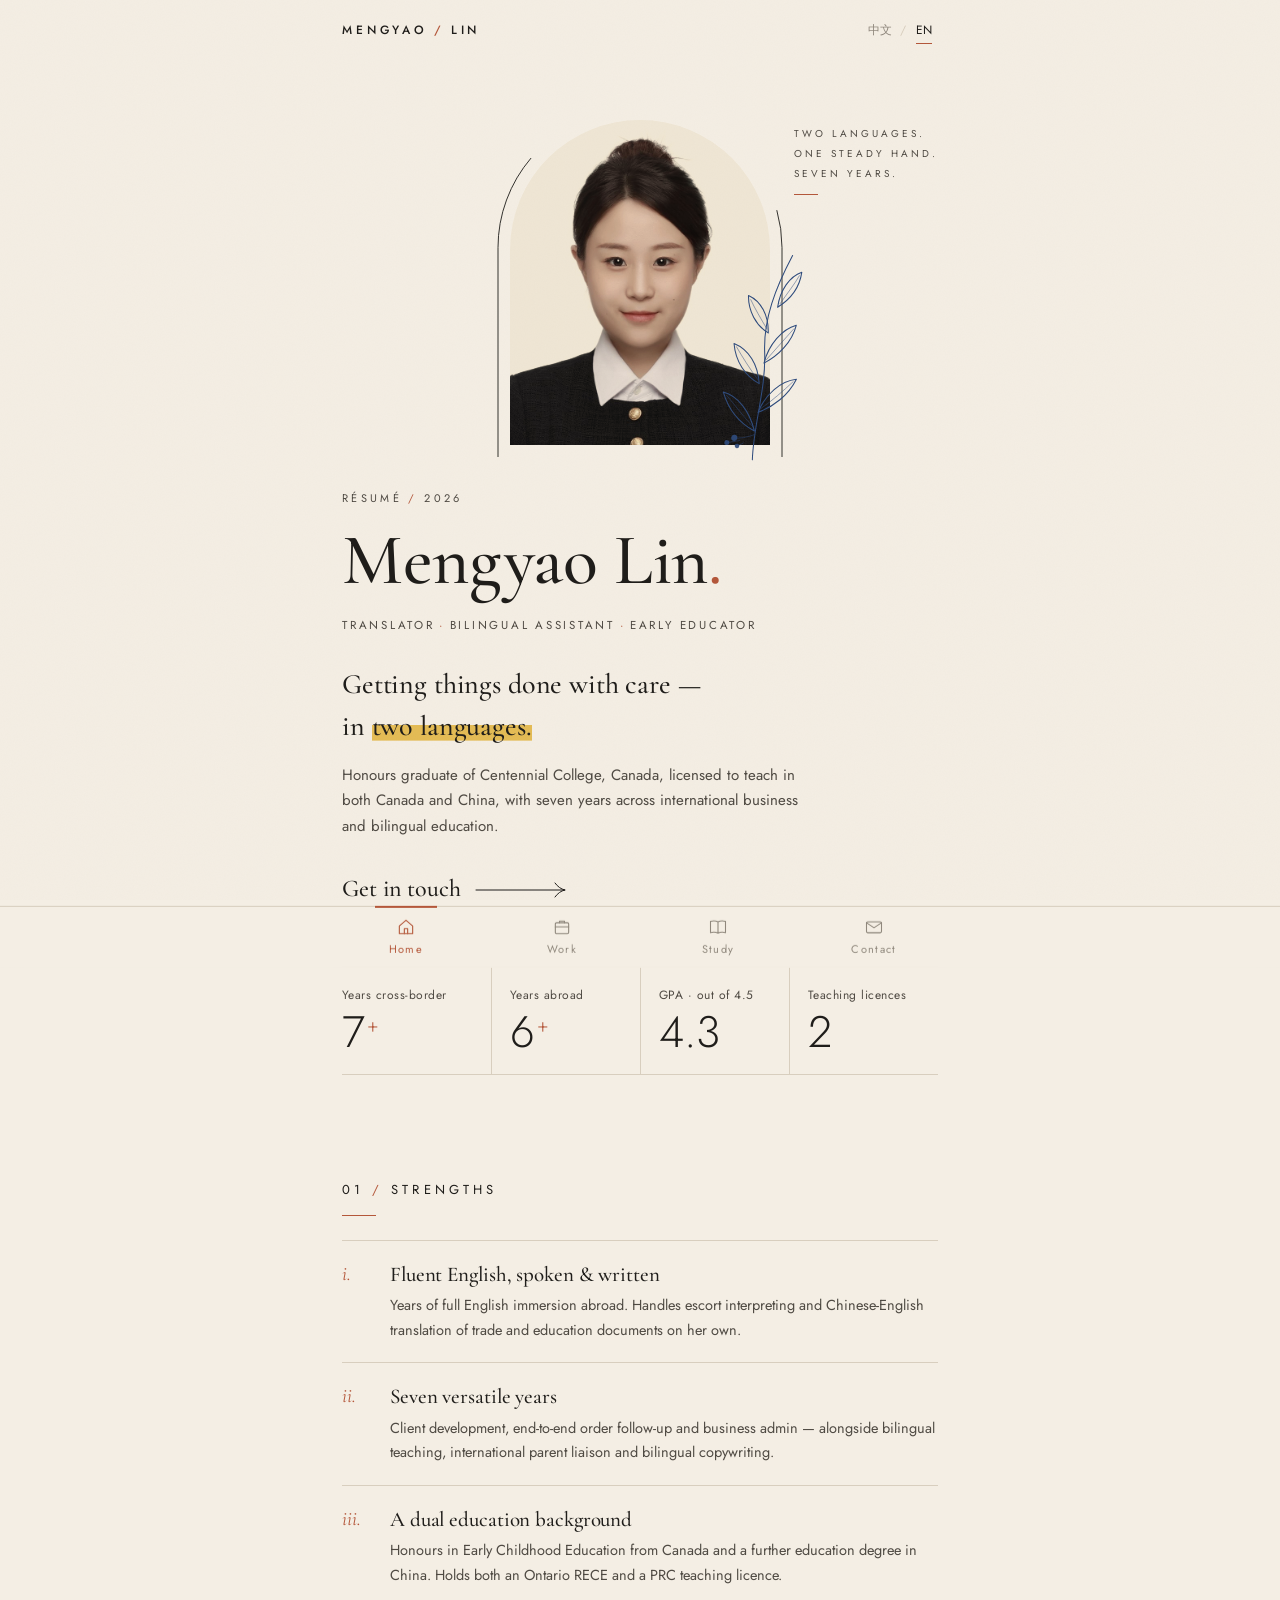
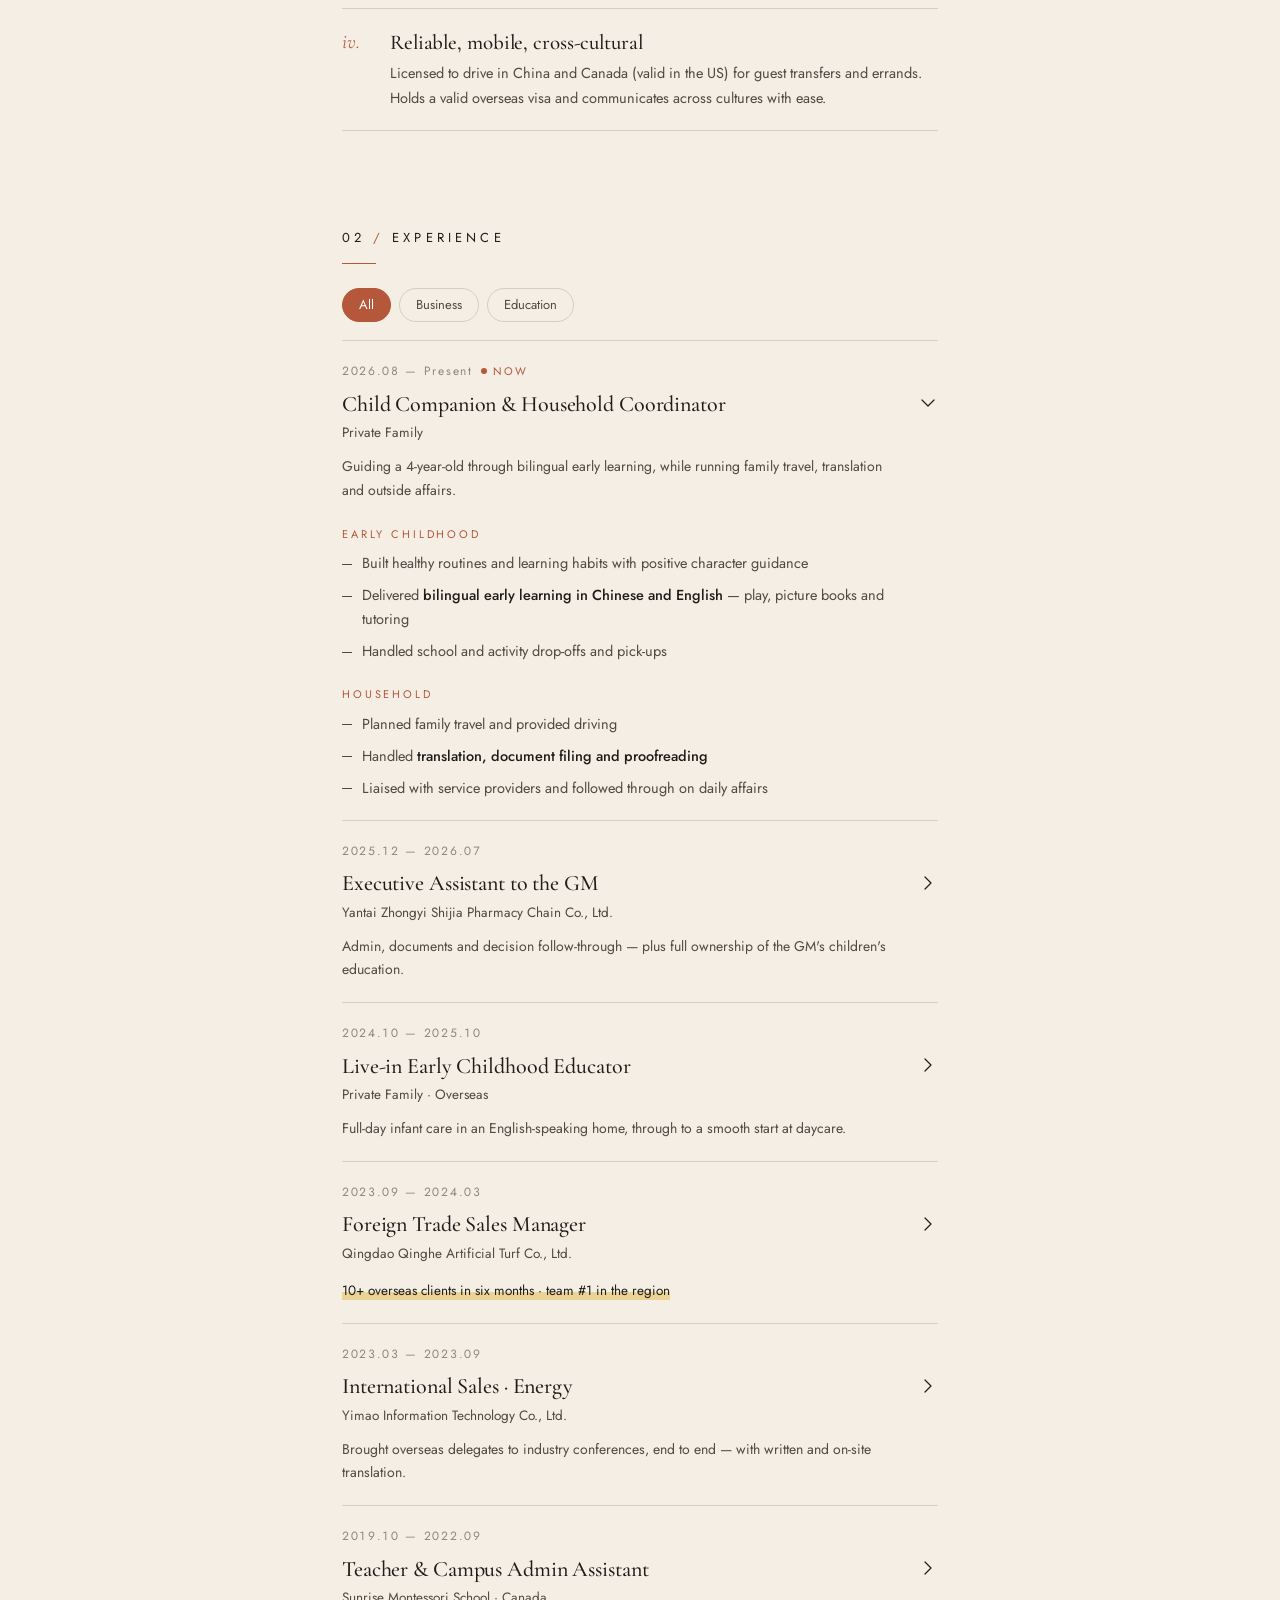
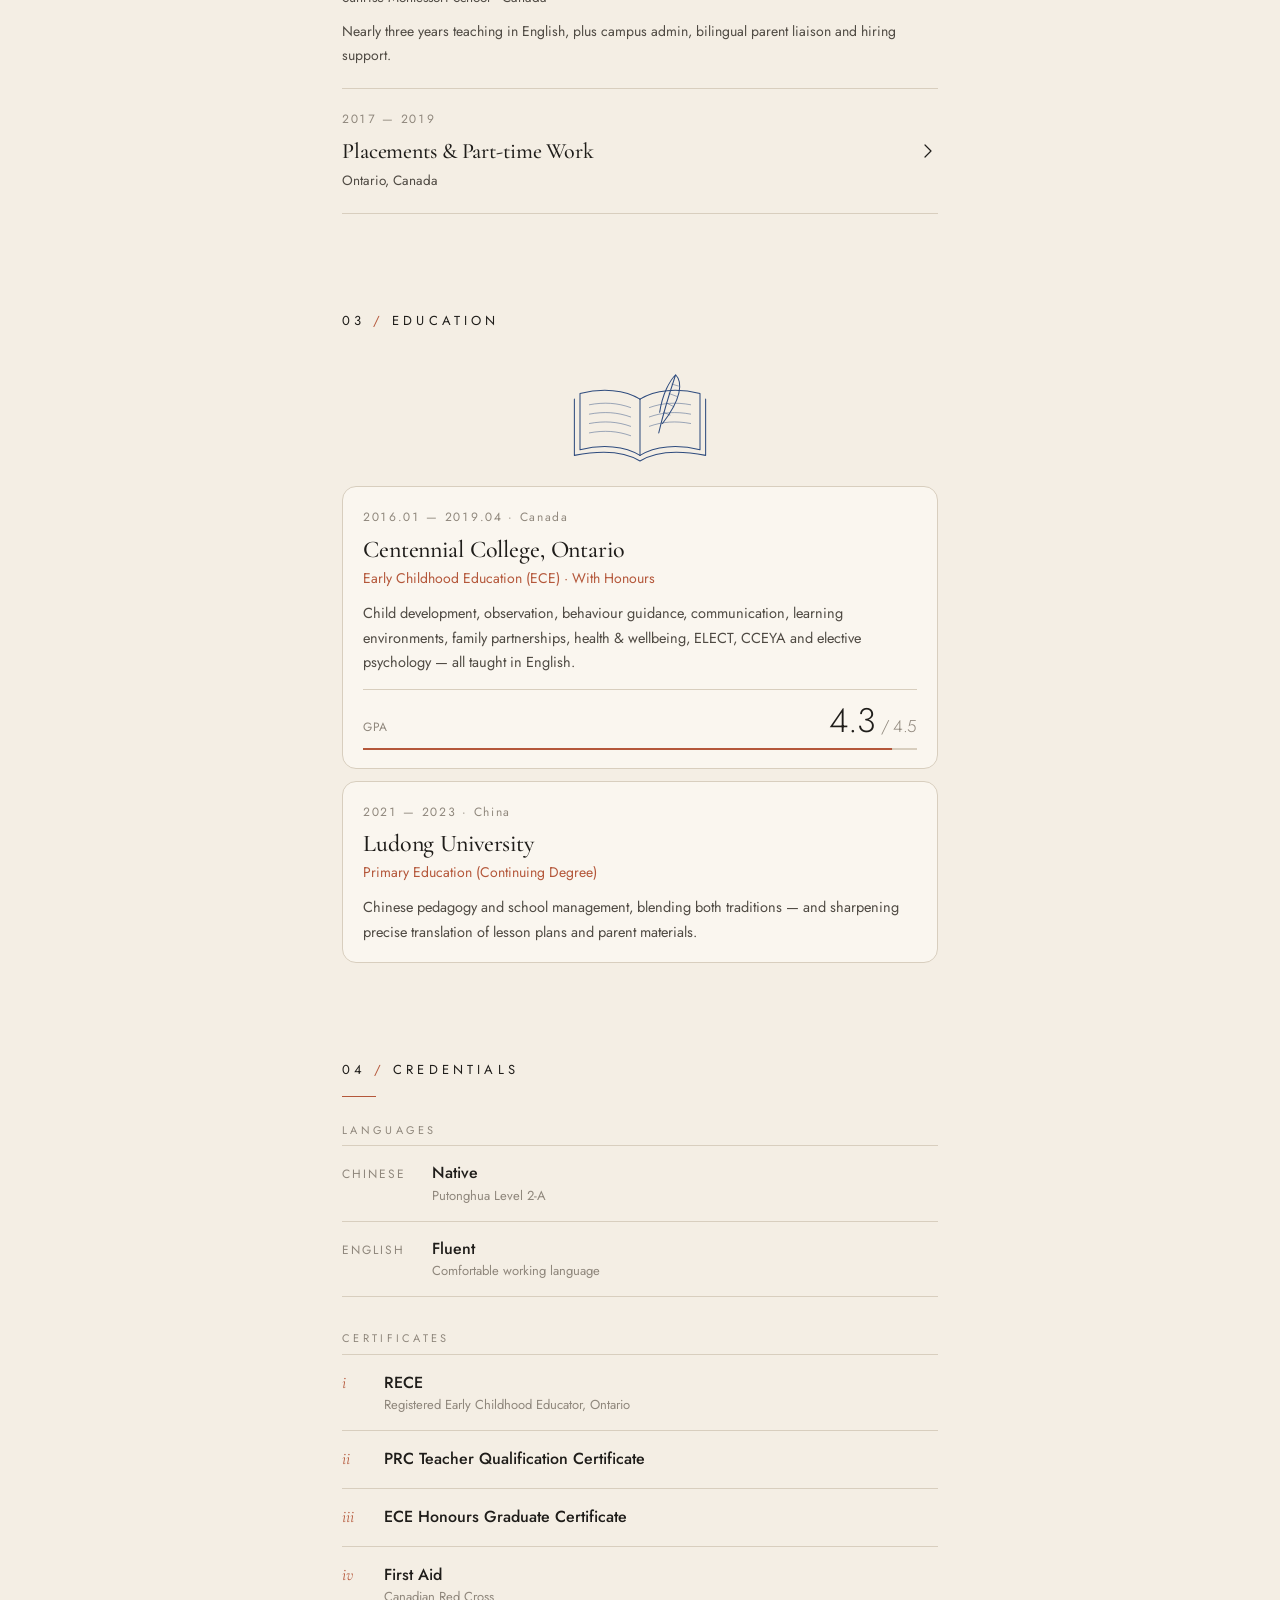
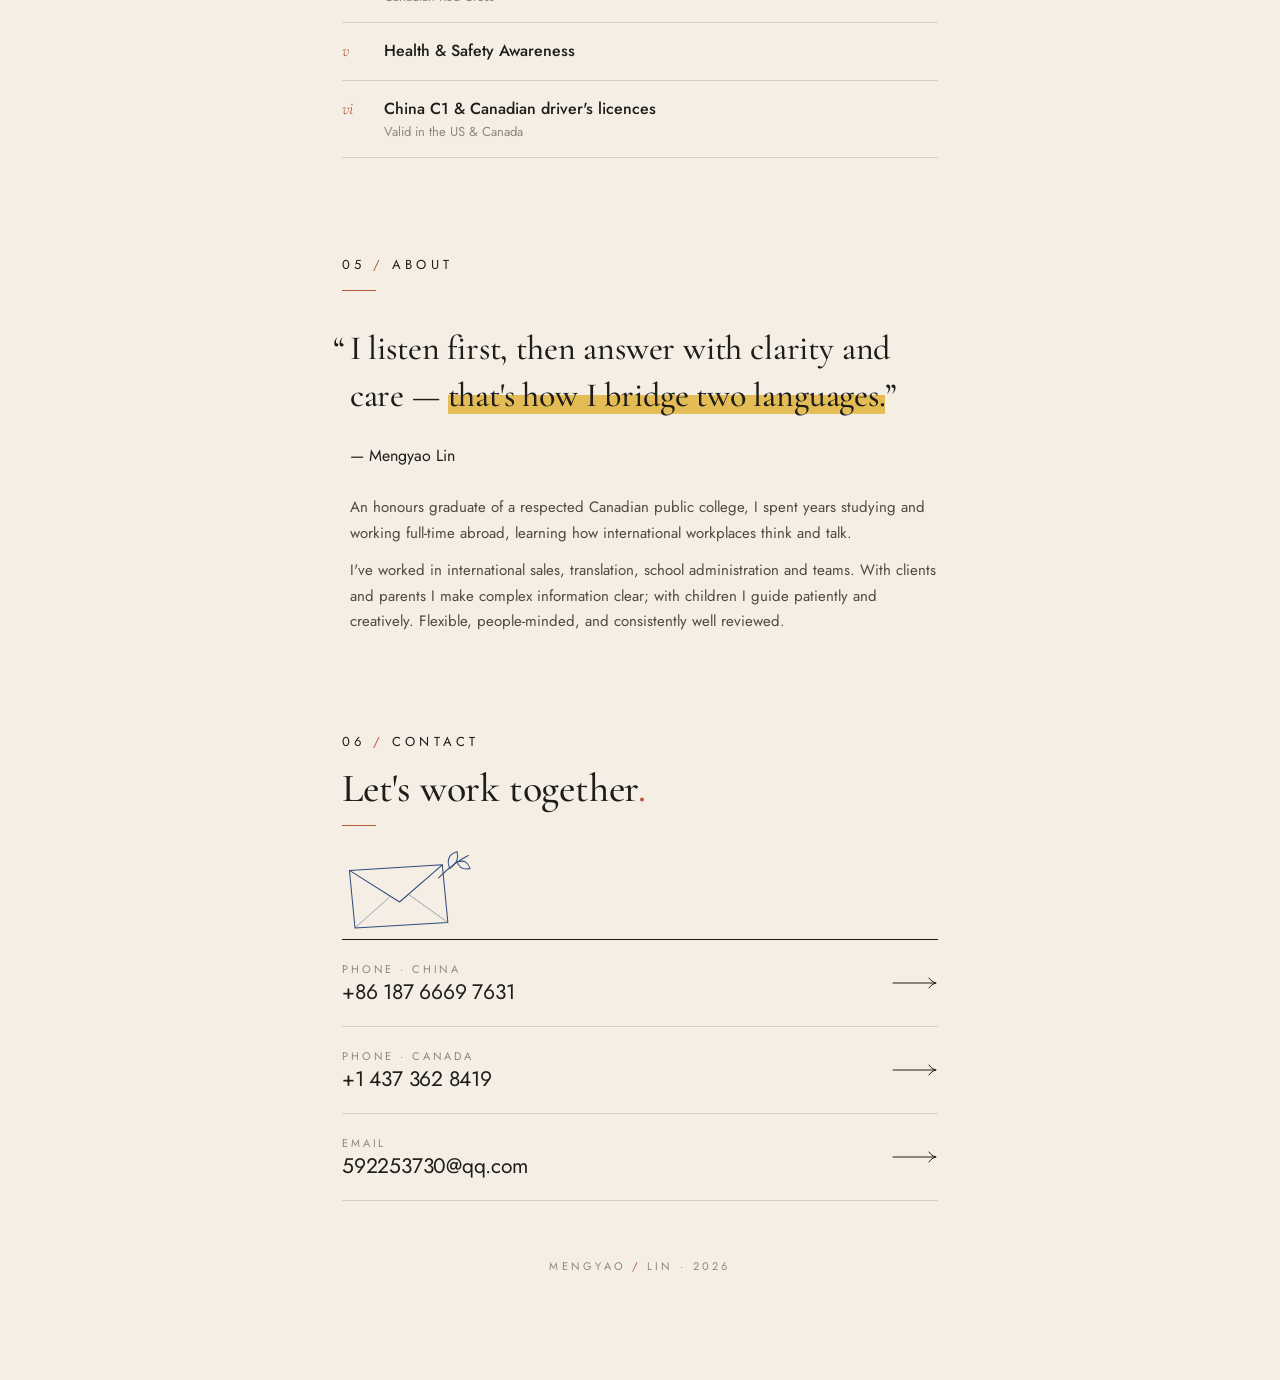
<file: index.html>
<!doctype html>
<html lang="zh-CN" data-lang="zh">
<head>
<meta charset="utf-8">
<meta name="viewport" content="width=device-width, initial-scale=1, viewport-fit=cover">
<title>林梦瑶 · 个人简历</title>
<meta name="description" content="林梦瑶 Mengyao Lin — 英文翻译 · 涉外助理 · 双语教育 | Translator · Bilingual Assistant · Early Childhood Educator">
<meta name="theme-color" content="#F4EEE4">
<meta property="og:title" content="林梦瑶 Mengyao Lin · Resume">
<meta property="og:description" content="英文翻译 · 涉外助理 · 双语教育 | Translator · Bilingual Assistant · Early Childhood Educator">
<meta property="og:image" content="assets/photo.jpg">
<link rel="preconnect" href="https://fonts.googleapis.com">
<link rel="preconnect" href="https://fonts.gstatic.com" crossorigin>
<link href="https://fonts.googleapis.com/css2?family=Cormorant+Garamond:ital,wght@0,500;0,600;1,500&family=Jost:wght@400;500&family=Noto+Serif+SC:wght@500;600&display=swap" rel="stylesheet">
<style>
:root{
  color-scheme: light;
  --paper:#F4EEE4;
  --paper-2:#EDE5D7;
  --card:#FAF6EF;
  --ink:#1F1D1A;
  --ink-2:#4F4A43;
  --muted:#8F877C;
  --line:#D8CEBE;
  --terra:#B4573A;
  --mustard:#E4BC55;
  --indigo:#2F4C7E;
  --display-en:"Cormorant Garamond", "Times New Roman", serif;
  --display-zh:"Noto Serif SC", "Songti SC", serif;
  --sans:"Jost", -apple-system, "PingFang SC", "Hiragino Sans GB", "Microsoft YaHei", sans-serif;
  --ease:cubic-bezier(.22,1,.36,1);
}
.stat b,.note .meta b,.link b{font-family:var(--sans)!important;font-weight:300!important;letter-spacing:-.01em}
.link b{font-size:21px!important;font-weight:400!important}
*{box-sizing:border-box;margin:0;padding:0}
html{scroll-behavior:smooth;-webkit-text-size-adjust:100%}
body{background:var(--paper);color:var(--ink);font-family:var(--sans);font-size:15.5px;line-height:1.7;-webkit-font-smoothing:antialiased;overflow-x:hidden}
img{display:block;max-width:100%}
a{color:inherit;text-decoration:none}
button{font:inherit;color:inherit;background:none;border:0;cursor:pointer;-webkit-tap-highlight-color:transparent}

/* faint paper grain */
body::before{content:"";position:fixed;inset:0;pointer-events:none;z-index:100;opacity:.35;mix-blend-mode:multiply;
  background-image:url("data:image/svg+xml,%3Csvg xmlns='http://www.w3.org/2000/svg' width='160' height='160'%3E%3Cfilter id='n'%3E%3CfeTurbulence type='fractalNoise' baseFrequency='.9' numOctaves='2' stitchTiles='stitch'/%3E%3CfeColorMatrix values='0 0 0 0 .45  0 0 0 0 .38  0 0 0 0 .28  0 0 0 .09 0'/%3E%3C/filter%3E%3Crect width='100%25' height='100%25' filter='url(%23n)'/%3E%3C/svg%3E")}

/* ---------- language ---------- */
html[data-lang="zh"] [lang="en"]:not(html){display:none!important}
html[data-lang="en"] [lang="zh"]:not(html){display:none!important}
.d{font-family:var(--display-zh);font-weight:600;letter-spacing:.04em}
html[data-lang="en"] .d{font-family:var(--display-en);font-weight:500;letter-spacing:-.005em}
#page{transition:opacity .3s var(--ease)}
body.swapping #page{opacity:0}

/* ---------- top bar ---------- */
.topbar{position:fixed;top:0;left:0;right:0;z-index:50;padding:calc(env(safe-area-inset-top) + 14px) 0 12px;transition:background .3s, box-shadow .3s}
.topbar.scrolled{background:rgba(244,238,228,.9);backdrop-filter:blur(10px);-webkit-backdrop-filter:blur(10px);box-shadow:0 1px 0 var(--line)}
.topbar .wrap{display:flex;align-items:center;justify-content:space-between}
.mark{font-size:12px;letter-spacing:.32em;font-weight:500;text-transform:uppercase}
.mark i{font-style:normal;color:var(--terra);margin:0 .5em}
.lang{display:flex;align-items:center;gap:2px;font-size:12px;letter-spacing:.14em}
.lang button{padding:6px 6px;color:var(--muted);position:relative;transition:color .3s}
.lang button[aria-pressed="true"]{color:var(--ink)}
.lang button[aria-pressed="true"]::after{content:"";position:absolute;left:6px;right:6px;bottom:2px;height:1px;background:var(--terra)}
.lang span{color:var(--line)}

/* ---------- layout ---------- */
.wrap{max-width:640px;margin:0 auto;padding:0 22px}
section{padding:64px 0 0;scroll-margin-top:60px}
.kicker{font-size:11px;letter-spacing:.3em;text-transform:uppercase;color:var(--ink-2);display:flex;align-items:center;gap:.6em}
section > .kicker{font-size:13px;color:var(--ink);letter-spacing:.32em}
html[data-lang="zh"] section > .kicker{font-size:15px;letter-spacing:.3em}
.kicker i{font-style:normal;color:var(--terra)}
h2.d{font-size:clamp(30px,8.4vw,40px);line-height:1.15;margin:12px 0 0}
.rule{width:34px;height:1px;background:var(--terra);margin:14px 0 24px}

/* ---------- hand-drawn line art ---------- */
.art path,.art ellipse,.art circle,.art line{fill:none;stroke:var(--indigo);stroke-width:1.1;stroke-linecap:round;stroke-linejoin:round}
.art .fill{fill:var(--indigo);stroke:none}
.art .soft{stroke-width:.7;opacity:.7}
.draw{stroke-dasharray:1;stroke-dashoffset:1;transition:stroke-dashoffset 2.6s var(--ease)}
.in .draw,.draw.in{stroke-dashoffset:0}
.art .fill{opacity:0;transition:opacity 1s 1.4s}
.in .art .fill,.art.in .fill{opacity:.9}

/* ---------- hero ---------- */
.hero{padding:calc(env(safe-area-inset-top) + 92px) 0 8px;position:relative;overflow-x:clip}
.hero-grid{position:relative}
.arch-wrap{position:relative;width:min(64vw,260px);margin:0 auto}
.arch-line{position:absolute;left:-12px;top:-12px;width:calc(100% + 24px);height:calc(100% + 24px);overflow:visible}
.arch-line path{fill:none;stroke:var(--ink);stroke-width:.9;vector-effect:non-scaling-stroke}
.arch{aspect-ratio:4/5;border-radius:999px 999px 0 0;overflow:hidden;background:#EFE6D6}
.arch img{width:100%;height:100%;object-fit:cover;object-position:50% 16%;filter:saturate(.88) sepia(.06);mix-blend-mode:multiply;opacity:0;transform:scale(1.04);transition:opacity 1.4s var(--ease), transform 2.2s var(--ease)}
.loaded .arch img{opacity:1;transform:none}
.sprig{position:absolute;width:44%;right:-20%;bottom:-6%;transform:rotate(8deg)}
.side-note{position:absolute;right:0;top:4px;font-size:10px;letter-spacing:.3em;line-height:2;text-transform:uppercase;color:var(--ink-2);text-align:left;display:none}
.side-note::after{content:"";display:block;width:24px;height:1px;background:var(--terra);margin-top:10px}

.intro{margin-top:44px}
.hello{font-size:clamp(46px,14vw,72px);line-height:1;margin-top:16px}
html[data-lang="zh"] .hello{letter-spacing:.12em}
.hello i{font-style:normal;color:var(--terra)}
.roles{margin-top:18px;font-size:11.5px;letter-spacing:.24em;text-transform:uppercase;color:var(--ink-2);line-height:2}
html[data-lang="zh"] .roles{letter-spacing:.3em;font-size:13px}
.roles i{font-style:normal;color:var(--terra);margin:0 .4em}
.motto{margin-top:26px;font-size:clamp(22px,6.2vw,28px);line-height:1.5;color:var(--ink)}
html[data-lang="zh"] .motto{font-weight:500;line-height:1.7}
.hl{background-image:linear-gradient(var(--mustard),var(--mustard));background-repeat:no-repeat;background-size:0% 46%;background-position:0 88%;transition:background-size 1.2s var(--ease) .9s}
.loaded .hl,.in .hl{background-size:100% 46%}
.lead{margin-top:16px;color:var(--ink-2);font-size:15px;max-width:32em}
.cta{display:inline-flex;align-items:center;gap:14px;margin-top:30px;font-family:var(--display-en);font-size:24px;font-weight:500}
html[data-lang="zh"] .cta{font-family:var(--display-zh);font-size:18px;letter-spacing:.12em}
.cta svg{width:92px;height:16px;transition:transform .5s var(--ease)}
.cta:hover svg,.cta:active svg{transform:translateX(8px)}
.cta path{fill:none;stroke:var(--ink);stroke-width:1;stroke-linecap:round}

/* entrance */
.enter{opacity:0;transform:translateY(14px);transition:opacity 1s var(--ease), transform 1s var(--ease);transition-delay:calc(var(--i,0) * 110ms + 200ms)}
.loaded .enter{opacity:1;transform:none}

/* ---------- stats ---------- */
.stats{display:grid;grid-template-columns:1fr 1fr;margin-top:56px;border-top:1px solid var(--line);border-bottom:1px solid var(--line)}
.stat{padding:18px 4px 18px 0}
.stat:nth-child(even){padding-left:18px;border-left:1px solid var(--line)}
.stat:nth-child(n+3){border-top:1px solid var(--line)}
.stat small{display:block;font-size:12px;color:var(--ink-2);letter-spacing:.04em}
.stat b{display:block;font-family:var(--display-en);font-weight:500;font-size:44px;line-height:1.05;margin-top:4px}
.stat b sup{font-size:.45em;color:var(--terra);margin-left:2px}

/* ---------- field rows (title: value) ---------- */
.fields{border-top:1px solid var(--line)}
.field{display:flex;gap:14px;padding:14px 0;border-bottom:1px solid var(--line);align-items:baseline}
.field .k{flex:none;width:76px;font-size:12px;letter-spacing:.16em;text-transform:uppercase;color:var(--muted)}
html[data-lang="zh"] .field .k{letter-spacing:.2em;font-size:13px}
.field .v{font-size:16px;color:var(--ink);font-weight:500;line-height:1.6}

/* ---------- strengths ---------- */
.list{border-top:1px solid var(--line)}
.item{display:grid;grid-template-columns:38px 1fr;gap:4px 10px;padding:20px 0;border-bottom:1px solid var(--line)}
.item .no{font-family:var(--display-en);font-style:italic;color:var(--terra);font-size:20px;line-height:1.3}
.item h3{font-size:21px;line-height:1.35}
html[data-lang="zh"] .item h3{font-size:17.5px}
.item p{grid-column:2;color:var(--ink-2);font-size:14.5px}

/* ---------- experience ---------- */
.chips{display:flex;gap:8px;flex-wrap:wrap;margin-bottom:18px}
.chip{height:34px;padding:0 16px;border-radius:999px;border:1px solid var(--line);font-size:13px;color:var(--ink-2);transition:background .3s, color .3s, border-color .3s}
.chip[aria-pressed="true"]{background:var(--terra);border-color:var(--terra);color:#fff}
.jobs{border-top:1px solid var(--line)}
.job{border-bottom:1px solid var(--line);overflow:hidden}
.job.hide{display:none}
.job-head{display:grid;grid-template-columns:1fr 20px;gap:4px 12px;width:100%;text-align:left;padding:20px 0}
.job-head > span{grid-column:1}
.when{font-size:12px;letter-spacing:.14em;color:var(--muted);font-variant-numeric:tabular-nums}
.now{color:var(--terra);margin-left:8px;letter-spacing:.2em;font-size:11px}
.now::before{content:"";display:inline-block;width:6px;height:6px;border-radius:50%;background:var(--terra);margin-right:6px;vertical-align:1px;animation:breathe 2.4s ease-in-out infinite}
@keyframes breathe{50%{opacity:.25}}
.role{font-size:22px;line-height:1.3;margin-top:4px}
html[data-lang="zh"] .role{font-size:18px}
.org{font-size:13.5px;color:var(--ink-2)}
.sum{font-size:14px;color:var(--ink-2);margin-top:6px}
.chev{grid-column:2;grid-row:1 / span 3;align-self:center;width:20px;height:20px;transition:transform .5s var(--ease)}
.chev path{fill:none;stroke:var(--ink);stroke-width:1.2;stroke-linecap:round;stroke-linejoin:round}
.job.open .chev{transform:rotate(90deg)}
.mark-line{margin-top:10px;font-size:13.5px;color:var(--ink)}
.mark-line span span{background:linear-gradient(transparent 58%, rgba(228,188,85,.55) 0)}
.job-body{display:grid;grid-template-rows:0fr;transition:grid-template-rows .6s var(--ease)}
.job.open .job-body{grid-template-rows:1fr}
.job-body > div{overflow:hidden}
.job-body .grp{font-size:11px;letter-spacing:.26em;text-transform:uppercase;color:var(--terra);margin:2px 0 6px}
.job-body ul{list-style:none;padding:0 28px 20px 0}
.job-body li{position:relative;padding-left:20px;font-size:14.5px;color:var(--ink-2);margin-top:8px;line-height:1.65}
.job-body li::before{content:"";position:absolute;left:0;top:.85em;width:10px;height:1px;background:var(--ink-2)}
.job-body li b{color:var(--ink);font-weight:500}

/* ---------- education ---------- */
.edu-art{display:block;width:150px;margin:0 auto 22px}
.note{background:var(--card);border:1px solid var(--line);border-radius:14px;padding:20px 20px 18px}
.note + .note{margin-top:12px}
.note .when{display:block}
.note h3{font-size:24px;line-height:1.3;margin-top:6px}
html[data-lang="zh"] .note h3{font-size:18.5px}
.note .major{font-size:14px;color:var(--terra);margin-top:2px}
.note p{font-size:14.5px;color:var(--ink-2);margin-top:10px}
.note .meta{display:flex;justify-content:space-between;align-items:flex-end;margin-top:14px;padding-top:14px;border-top:1px solid var(--line)}
.note .meta small{font-size:12px;color:var(--muted);letter-spacing:.06em}
.note .meta b{font-family:var(--display-en);font-weight:500;font-size:34px;line-height:1}
.note .meta b span{font-size:.5em;color:var(--muted)}
.bar{height:2px;background:var(--line);margin-top:10px;position:relative;overflow:hidden}
.bar i{position:absolute;inset:0;background:var(--terra);transform-origin:left;transform:scaleX(0);transition:transform 1.6s var(--ease) .3s}
.in .bar i{transform:scaleX(.955)}

/* ---------- credentials ---------- */
.sub-t{font-size:11px;letter-spacing:.3em;text-transform:uppercase;color:var(--muted);margin:32px 0 6px}
.rule + .sub-t{margin-top:0}
.field .v small{display:block;font-size:13px;color:var(--muted);font-weight:400}
.certs .field .k{width:28px;font-family:var(--display-en);font-style:italic;font-size:17px;color:var(--terra);letter-spacing:0;text-transform:none}

/* ---------- quote ---------- */
.quote{position:relative;padding-left:.5em}
.quote .q{font-size:clamp(26px,7.2vw,34px);line-height:1.4;position:relative}
html[data-lang="zh"] .quote .q{font-size:clamp(21px,5.8vw,26px);line-height:1.75;font-weight:500}
.quote .q::before{content:"“";position:absolute;left:-.5em;top:0;font-family:var(--display-en)}
.quote .by{margin-top:22px;font-size:16px}
.quote p.more{margin-top:26px;color:var(--ink-2);font-size:15px}
.quote p.more + p.more{margin-top:12px}

/* ---------- contact ---------- */
.contact-art{display:block;width:130px;margin:0 0 6px}
.links{border-top:1px solid var(--ink)}
.link{display:flex;align-items:center;gap:16px;padding:20px 0;border-bottom:1px solid var(--line)}
.link small{display:block;font-size:11px;letter-spacing:.26em;text-transform:uppercase;color:var(--muted)}
.link b{display:block;font-family:var(--display-en);font-weight:500;font-size:25px;line-height:1.3;word-break:break-all}
.link svg{margin-left:auto;flex:none;width:46px;height:12px;transition:transform .4s var(--ease)}
.link:active svg{transform:translateX(6px)}
.link path{fill:none;stroke:var(--ink);stroke-width:1;stroke-linecap:round}
footer{text-align:center;padding:56px 0 calc(env(safe-area-inset-bottom) + 104px);font-size:11px;letter-spacing:.3em;text-transform:uppercase;color:var(--muted)}
footer i{font-style:normal;color:var(--terra);margin:0 .5em}

/* ---------- bottom tab bar ---------- */
.tabs{position:fixed;left:0;right:0;bottom:0;z-index:50;background:rgba(244,238,228,.94);backdrop-filter:blur(10px);-webkit-backdrop-filter:blur(10px);border-top:1px solid var(--line);padding-bottom:env(safe-area-inset-bottom);transform:translateY(110%);transition:transform .6s var(--ease)}
.tabs.show{transform:none}
.tabs .wrap{display:grid;grid-template-columns:repeat(4,1fr);padding:0 8px}
.tab{display:flex;flex-direction:column;align-items:center;gap:3px;padding:10px 0 9px;font-size:11px;letter-spacing:.12em;color:var(--muted);position:relative;transition:color .3s}
.tab svg{width:20px;height:20px}
.tab svg *{fill:none;stroke:currentColor;stroke-width:1.3;stroke-linecap:round;stroke-linejoin:round}
.tab.active{color:var(--terra)}
.tab::after{content:"";position:absolute;top:-1px;left:30%;right:30%;height:2px;background:var(--terra);transform:scaleX(0);transition:transform .4s var(--ease)}
.tab.active::after{transform:none}

/* ---------- reveal ---------- */
.reveal{opacity:0;transform:translateY(18px);transition:opacity 1s var(--ease), transform 1s var(--ease);transition-delay:calc(var(--d,0) * 90ms)}
.reveal.in{opacity:1;transform:none}

@media (min-width:760px){
  section{padding-top:96px}
  .hero{padding-top:120px}
  .side-note{display:block}
  .stats{grid-template-columns:repeat(4,1fr)}
  .stat:nth-child(n){padding:18px 0 18px 18px;border-left:1px solid var(--line);border-top:0}
  .stat:first-child{border-left:0;padding-left:0}
}
@media (prefers-reduced-motion:reduce){
  *,*::before,*::after{transition:none!important;animation:none!important}
  .reveal,.enter{opacity:1!important;transform:none!important}
  .draw{stroke-dashoffset:0}
  .art .fill{opacity:.9}
  .arch img{opacity:1;transform:none}
  .hl{background-size:100% 46%}
}
</style>
</head>
<body>

<header class="topbar" id="topbar">
  <div class="wrap">
    <a class="mark" href="#top">Mengyao<i>/</i>Lin</a>
    <div class="lang" role="group" aria-label="Language / 语言">
      <button type="button" data-set="zh" aria-pressed="true">中文</button><span>/</span><button type="button" data-set="en" aria-pressed="false">EN</button>
    </div>
  </div>
</header>

<main id="page">

<!-- ================= HERO ================= -->
<div class="hero" id="top">
  <div class="wrap">
    <div class="hero-grid">
      <div class="side-note enter" style="--i:4"><span lang="zh">两种语言<br>一份用心<br>七年沉淀</span><span lang="en">Two languages.<br>One steady hand.<br>Seven years.</span></div>
      <div class="arch-wrap enter" style="--i:0">
        <svg class="arch-line" viewBox="0 0 100 125" preserveAspectRatio="none" aria-hidden="true"><path class="draw" pathLength="1" d="M0 125 V50 A50 50 0 0 1 100 50 V125"/></svg>
        <div class="arch"><img src="assets/photo.jpg" alt="林梦瑶 Mengyao Lin" fetchpriority="high"></div>
        <!-- hand-drawn sprig -->
        <svg class="sprig art" viewBox="0 0 120 230" aria-hidden="true">
          <path class="draw" pathLength="1" d="M62 226 C58 190 66 150 59 112 C53 78 61 44 74 8"/>
          <path class="draw" pathLength="1" d="M60 196 C44 190 30 178 22 160 C38 162 52 176 60 196 Z"/>
          <path class="draw soft" pathLength="1" d="M58 192 C46 182 36 172 26 163"/>
          <path class="draw" pathLength="1" d="M61 176 C76 168 90 154 96 136 C80 140 66 156 61 176 Z"/>
          <path class="draw soft" pathLength="1" d="M63 172 C74 162 84 150 93 139"/>
          <path class="draw" pathLength="1" d="M58 146 C42 140 30 126 26 108 C42 112 54 126 58 146 Z"/>
          <path class="draw soft" pathLength="1" d="M56 142 C46 132 36 120 29 111"/>
          <path class="draw" pathLength="1" d="M60 124 C74 114 86 98 88 80 C74 86 62 104 60 124 Z"/>
          <path class="draw soft" pathLength="1" d="M62 120 C70 108 78 96 86 84"/>
          <path class="draw" pathLength="1" d="M60 92 C46 86 36 72 34 56 C48 60 58 74 60 92 Z"/>
          <path class="draw soft" pathLength="1" d="M58 88 C50 78 42 68 37 60"/>
          <path class="draw" pathLength="1" d="M66 64 C78 54 86 40 86 24 C74 30 66 46 66 64 Z"/>
          <path class="draw soft" pathLength="1" d="M68 60 C74 48 80 38 84 28"/>
          <circle class="fill" cx="40" cy="206" r="3.2"/><circle class="fill" cx="33" cy="212" r="2.6"/><circle class="fill" cx="44" cy="214" r="2.4"/>
          <path class="draw soft" pathLength="1" d="M60 200 C52 204 46 206 40 206 M46 208 C40 210 36 211 33 212 M50 210 C48 212 46 213 44 214"/>
        </svg>
      </div>
    </div>

    <div class="intro">
      <div class="kicker enter" style="--i:1"><span lang="zh">个人简历</span><span lang="en">Résumé</span><i>/</i>2026</div>
      <h1 class="hello d enter" style="--i:2"><span lang="zh">林梦瑶</span><span lang="en">Mengyao Lin<i>.</i></span></h1>
      <div class="roles enter" style="--i:3">
        <span lang="zh">英文翻译<i>·</i>涉外助理<i>·</i>双语教育</span>
        <span lang="en">Translator<i>·</i>Bilingual Assistant<i>·</i>Early Educator</span>
      </div>
      <p class="motto d enter" style="--i:4">
        <span lang="zh">用专业把事情办妥，<br>用<span class="hl">温度</span>把人照顾好。</span>
        <span lang="en">Getting things done with care —<br>in <span class="hl">two languages.</span></span>
      </p>
      <p class="lead enter" style="--i:5">
        <span lang="zh">加拿大百年理工学院荣誉毕业，持中加双教师资格，拥有 7 年涉外商务与双语教育经验。</span>
        <span lang="en">Honours graduate of Centennial College, Canada, licensed to teach in both Canada and China, with seven years across international business and bilingual education.</span>
      </p>
      <a class="cta enter" style="--i:6" href="#contact"><span lang="zh">与我联系</span><span lang="en">Get in touch</span><svg viewBox="0 0 92 16" aria-hidden="true"><path d="M1 8 H90 M80 1 C83 5 86 7 90 8 C86 9 83 11 80 15"/></svg></a>
    </div>

    <div class="stats">
      <div class="stat reveal" style="--d:0"><small><span lang="zh">涉外工作（年）</span><span lang="en">Years cross‑border</span></small><b><span data-count="7">0</span><sup>+</sup></b></div>
      <div class="stat reveal" style="--d:1"><small><span lang="zh">海外学习与工作（年）</span><span lang="en">Years abroad</span></small><b><span data-count="6">0</span><sup>+</sup></b></div>
      <div class="stat reveal" style="--d:2"><small><span lang="zh">GPA · 满分 4.5</span><span lang="en">GPA · out of 4.5</span></small><b><span data-count="4.3" data-dec="1">0</span></b></div>
      <div class="stat reveal" style="--d:3"><small><span lang="zh">中加教师资格</span><span lang="en">Teaching licences</span></small><b><span data-count="2">0</span></b></div>
    </div>
  </div>
</div>

<div class="wrap">


<!-- ================= STRENGTHS ================= -->
<section id="strengths">
  <div class="kicker reveal">01<i>/</i><span lang="zh">核心优势</span><span lang="en">Strengths</span></div>
  <div class="rule reveal"></div>
  <div class="list">
    <div class="item reveal"><span class="no">i.</span><h3 class="d"><span lang="zh">地道英文，口笔译兼修</span><span lang="en">Fluent English, spoken &amp; written</span></h3>
      <p><span lang="zh">多年海外全英文沉浸式学习工作，口语地道流畅；可独立完成陪同口译、外贸及教育类文书中英笔译。</span><span lang="en">Years of full English immersion abroad. Handles escort interpreting and Chinese‑English translation of trade and education documents on her own.</span></p></div>
    <div class="item reveal"><span class="no">ii.</span><h3 class="d"><span lang="zh">7 年复合型涉外经验</span><span lang="en">Seven versatile years</span></h3>
      <p><span lang="zh">外贸客户开发维护、订单全流程跟进、商务行政统筹；同时深耕双语教育、国际家校对接与双语文案。</span><span lang="en">Client development, end‑to‑end order follow‑up and business admin — alongside bilingual teaching, international parent liaison and bilingual copywriting.</span></p></div>
    <div class="item reveal"><span class="no">iii.</span><h3 class="d"><span lang="zh">中外双重教育背景</span><span lang="en">A dual education background</span></h3>
      <p><span lang="zh">加拿大早期儿童教育荣誉毕业，回国进修教育学学位；持加拿大 RECE 与国内教师资格双证。</span><span lang="en">Honours in Early Childhood Education from Canada and a further education degree in China. Holds both an Ontario RECE and a PRC teaching licence.</span></p></div>
    <div class="item reveal"><span class="no">iv.</span><h3 class="d"><span lang="zh">可靠、机动、跨文化</span><span lang="en">Reliable, mobile, cross‑cultural</span></h3>
      <p><span lang="zh">持中国 C1 与加拿大驾照（美加通用），可独立完成外宾接送；持有效海外签证，跨文化沟通顺畅。</span><span lang="en">Licensed to drive in China and Canada (valid in the US) for guest transfers and errands. Holds a valid overseas visa and communicates across cultures with ease.</span></p></div>
  </div>
</section>

<!-- ================= EXPERIENCE ================= -->
<section id="experience">
  <div class="kicker reveal">02<i>/</i><span lang="zh">工作经历</span><span lang="en">Experience</span></div>
  <div class="rule reveal"></div>

  <div class="chips reveal" role="group">
    <button class="chip" data-filter="all" aria-pressed="true"><span lang="zh">全部</span><span lang="en">All</span></button>
    <button class="chip" data-filter="biz" aria-pressed="false"><span lang="zh">涉外商务</span><span lang="en">Business</span></button>
    <button class="chip" data-filter="edu" aria-pressed="false"><span lang="zh">双语教育</span><span lang="en">Education</span></button>
  </div>

  <div class="jobs">
    <article class="job open reveal" data-cat="biz edu">
      <button class="job-head" aria-expanded="true">
        <span class="when">2026.08 — <span lang="zh">至今</span><span lang="en">Present</span><span class="now">NOW</span></span>
        <span class="role d"><span lang="zh">幼儿成长陪伴 &amp; 家庭事务统筹</span><span lang="en">Child Companion &amp; Household Coordinator</span></span>
        <span class="org"><span lang="zh">私人家庭</span><span lang="en">Private Family</span></span>
        <span class="sum"><span lang="zh">陪伴 4 岁男童成长，开展中英双语启蒙；统筹家庭出行、翻译与对外事务。</span><span lang="en">Guiding a 4‑year‑old through bilingual early learning, while running family travel, translation and outside affairs.</span></span>
        <svg class="chev" viewBox="0 0 20 20" aria-hidden="true"><path d="M7 4 L13 10 L7 16"/></svg>
      </button>
      <div class="job-body"><div>
        <div class="grp"><span lang="zh">幼儿培育</span><span lang="en">Early childhood</span></div>
        <ul>
          <li><span lang="zh">建立良好生活与学习习惯，进行正向品格引导，关注身心成长</span><span lang="en">Built healthy routines and learning habits with positive character guidance</span></li>
          <li><span lang="zh">开展<b>中英双语启蒙</b>：益智互动、绘本共读、启蒙辅导</span><span lang="en">Delivered <b>bilingual early learning in Chinese and English</b> — play, picture books and tutoring</span></li>
          <li><span lang="zh">负责上学及兴趣班接送</span><span lang="en">Handled school and activity drop‑offs and pick‑ups</span></li>
        </ul>
        <div class="grp"><span lang="zh">家庭统筹</span><span lang="en">Household</span></div>
        <ul>
          <li><span lang="zh">协助女主人安排出行计划，并负责出行接送</span><span lang="en">Planned family travel and provided driving</span></li>
          <li><span lang="zh">承担<b>翻译、文件整理与校对</b></span><span lang="en">Handled <b>translation, document filing and proofreading</b></span></li>
          <li><span lang="zh">对接外部服务商，处理家庭对外事宜，跟进落实日常事务</span><span lang="en">Liaised with service providers and followed through on daily affairs</span></li>
        </ul>
      </div></div>
    </article>

    <article class="job reveal" data-cat="biz edu">
      <button class="job-head" aria-expanded="false">
        <span class="when">2025.12 — 2026.07</span>
        <span class="role d"><span lang="zh">总经理助理 · 一对一儿童陪伴</span><span lang="en">Executive Assistant to the GM</span></span>
        <span class="org"><span lang="zh">烟台中医世家医药连锁有限公司</span><span lang="en">Yantai Zhongyi Shijia Pharmacy Chain Co., Ltd.</span></span>
        <span class="sum"><span lang="zh">行政、文件与决策落地，同时全权负责总经理子女的教育管理。</span><span lang="en">Admin, documents and decision follow‑through — plus full ownership of the GM's children's education.</span></span>
        <svg class="chev" viewBox="0 0 20 20" aria-hidden="true"><path d="M7 4 L13 10 L7 16"/></svg>
      </button>
      <div class="job-body"><div><ul>
        <li><span lang="zh">协助总经理处理日常行政及家庭事务，协调工作推进</span><span lang="en">Supported the GM with daily admin and family matters</span></li>
        <li><span lang="zh">负责<b>日程安排、记录及执行跟踪</b></span><span lang="en">Owned <b>scheduling, minutes and follow‑up</b></span></li>
        <li><span lang="zh">管理文件资料，撰写和整理重要报告、汇报材料</span><span lang="en">Managed files; drafted key reports and briefings</span></li>
        <li><span lang="zh">传达总经理指令，跟进落实各项决策事项</span><span lang="en">Relayed directives and saw decisions through</span></li>
        <li><span lang="zh">全权负责子女的家校对接、学业跟进、行程统筹与习惯养成</span><span lang="en">Managed the children's school liaison, academics, schedules and habits</span></li>
      </ul></div></div>
    </article>

    <article class="job reveal" data-cat="edu">
      <button class="job-head" aria-expanded="false">
        <span class="when">2024.10 — 2025.10</span>
        <span class="role d"><span lang="zh">海外住家幼教</span><span lang="en">Live‑in Early Childhood Educator</span></span>
        <span class="org"><span lang="zh">私人家庭 · 海外</span><span lang="en">Private Family · Overseas</span></span>
        <span class="sum"><span lang="zh">全英文环境下全天陪伴婴幼儿，并完成入托衔接。</span><span lang="en">Full‑day infant care in an English‑speaking home, through to a smooth start at daycare.</span></span>
        <svg class="chev" viewBox="0 0 20 20" aria-hidden="true"><path d="M7 4 L13 10 L7 16"/></svg>
      </button>
      <div class="job-body"><div><ul>
        <li><span lang="zh">全天式陪伴婴幼儿，负责日常生活起居</span><span lang="en">Provided full‑day companionship and daily care</span></li>
        <li><span lang="zh">设计适龄活动，培养肢体、语言、智力、社交与情绪能力</span><span lang="en">Planned activities for physical, language, cognitive, social and emotional growth</span></li>
        <li><span lang="zh">为婴幼儿步入日托生活进行衔接</span><span lang="en">Prepared the child for daycare</span></li>
      </ul></div></div>
    </article>

    <article class="job reveal" data-cat="biz">
      <button class="job-head" aria-expanded="false">
        <span class="when">2023.09 — 2024.03</span>
        <span class="role d"><span lang="zh">外贸业务经理</span><span lang="en">Foreign Trade Sales Manager</span></span>
        <span class="org"><span lang="zh">青岛青禾人造草坪股份有限公司</span><span lang="en">Qingdao Qinghe Artificial Turf Co., Ltd.</span></span>
        <span class="mark-line"><span lang="zh"><span>半年负责 10+ 海外客户 · 小组成交量区域第一</span></span><span lang="en"><span>10+ overseas clients in six months · team #1 in the region</span></span></span>
        <svg class="chev" viewBox="0 0 20 20" aria-hidden="true"><path d="M7 4 L13 10 L7 16"/></svg>
      </button>
      <div class="job-body"><div><ul>
        <li><span lang="zh">行业全球第二的企业，与国际客户日常邮件及语音沟通</span><span lang="en">At the world's No. 2 turf maker, worked with international clients by email and phone</span></li>
        <li><span lang="zh">开发和维护新老客户，开展海外市场调研</span><span lang="en">Won and kept clients; researched overseas markets</span></li>
        <li><span lang="zh">负责订单录入、下达与跟进，安排发样及生产，熟练使用 <b>ERP / CRM</b></span><span lang="en">Owned orders, samples and production scheduling in <b>ERP / CRM</b></span></li>
        <li><span lang="zh">协调公司内部各部门资源与客户需求</span><span lang="en">Aligned internal teams with client needs</span></li>
      </ul></div></div>
    </article>

    <article class="job reveal" data-cat="biz">
      <button class="job-head" aria-expanded="false">
        <span class="when">2023.03 — 2023.09</span>
        <span class="role d"><span lang="zh">涉外销售 · 能源化工</span><span lang="en">International Sales · Energy</span></span>
        <span class="org"><span lang="zh">易贸信息科技有限公司</span><span lang="en">Yimao Information Technology Co., Ltd.</span></span>
        <span class="sum"><span lang="zh">邀约海外客户参加行业会议，全流程对接，并承担笔译与现场口译。</span><span lang="en">Brought overseas delegates to industry conferences, end to end — with written and on‑site translation.</span></span>
        <svg class="chev" viewBox="0 0 20 20" aria-hidden="true"><path d="M7 4 L13 10 L7 16"/></svg>
      </button>
      <div class="job-body"><div><ul>
        <li><span lang="zh">以英文电话和邮件联络海外客户，邀请参加能源及化工行业会议</span><span lang="en">Invited overseas clients to energy &amp; chemical conferences by phone and email</span></li>
        <li><span lang="zh">客户邀约、行程登记、参会资料整理、<b>会场外宾陪同</b></span><span lang="en">Managed invitations, registration, materials and <b>on‑site escort</b></span></li>
        <li><span lang="zh">完成邀请函与宣传文案笔译，<b>展会现场双向口译</b></span><span lang="en">Translated invitations and copy; <b>interpreted both ways</b> at exhibitions</span></li>
        <li><span lang="zh">售前促成合作，售后维护，推动客户再次参会</span><span lang="en">Closed deals and nurtured clients for repeat attendance</span></li>
      </ul></div></div>
    </article>

    <article class="job reveal" data-cat="edu">
      <button class="job-head" aria-expanded="false">
        <span class="when">2019.10 — 2022.09</span>
        <span class="role d"><span lang="zh">全英授课老师 · 校区行政助理</span><span lang="en">Teacher &amp; Campus Admin Assistant</span></span>
        <span class="org">Sunrise Montessori School · <span lang="zh">加拿大</span><span lang="en">Canada</span></span>
        <span class="sum"><span lang="zh">近三年蒙氏一线教学，兼顾校区行政、双语家校沟通与招聘支持。</span><span lang="en">Nearly three years teaching in English, plus campus admin, bilingual parent liaison and hiring support.</span></span>
        <svg class="chev" viewBox="0 0 20 20" aria-hidden="true"><path d="M7 4 L13 10 L7 16"/></svg>
      </button>
      <div class="job-body"><div><ul>
        <li><span lang="zh">兼任行政助理：巡检设施、归档英文教学台账、统筹日常运营</span><span lang="en">Campus admin: facility checks, English records and daily operations</span></li>
        <li><span lang="zh"><b>双语对接外籍家长</b>，建立成长档案，定期输出双语成长反馈</span><span lang="en"><b>Bilingual liaison with international parents</b>; growth portfolios and progress reports</span></li>
        <li><span lang="zh">依据兴趣与线索规划学习，为大班及小学生提供英文与数学辅导</span><span lang="en">Interest‑led learning plans; English and maths tutoring</span></li>
        <li><span lang="zh">构思学校及节日活动；协助招聘面试与资料归档</span><span lang="en">Designed school events; supported interviews and hiring records</span></li>
      </ul></div></div>
    </article>

    <article class="job reveal" data-cat="edu">
      <button class="job-head" aria-expanded="false">
        <span class="when">2017 — 2019</span>
        <span class="role d"><span lang="zh">在校实习 &amp; 兼职</span><span lang="en">Placements &amp; Part‑time Work</span></span>
        <span class="org"><span lang="zh">加拿大 · 安大略省</span><span lang="en">Ontario, Canada</span></span>
        <svg class="chev" viewBox="0 0 20 20" aria-hidden="true"><path d="M7 4 L13 10 L7 16"/></svg>
      </button>
      <div class="job-body"><div><ul>
        <li><b>Pauline Johnson Jr. Public School</b> · 2019.01–04<br><span lang="zh">实习老师：引导每日学习活动，确保户内外环境安全</span><span lang="en">Placement teacher: guided daily learning and kept spaces safe</span></li>
        <li><b>A&amp;A Childcare Center</b> · 2018.09–12<br><span lang="zh">实习老师：依据兴趣规划课程，协助日常管理</span><span lang="en">Placement teacher: interest‑based planning and daily management</span></li>
        <li><b><span lang="zh">兼职</span><span lang="en">Part‑time</span></b> · 2017 —<br><span lang="zh">餐厅服务员，后长期从事代购</span><span lang="en">Restaurant server, then cross‑border personal shopping</span></li>
      </ul></div></div>
    </article>
  </div>
</section>

<!-- ================= EDUCATION ================= -->
<section id="education">
  <div class="kicker reveal">03<i>/</i><span lang="zh">教育经历</span><span lang="en">Education</span></div>
  <div class="rule reveal"></div>

  <!-- hand-drawn open book with quill -->
  <svg class="edu-art art reveal" viewBox="0 0 160 100" aria-hidden="true">
    <path class="draw" pathLength="1" d="M80 30 C64 20 40 18 16 24 L16 84 C40 78 64 80 80 90"/>
    <path class="draw" pathLength="1" d="M80 30 C96 20 120 18 144 24 L144 84 C120 78 96 80 80 90"/>
    <path class="draw" pathLength="1" d="M80 30 L80 90"/>
    <path class="draw" pathLength="1" d="M10 30 L10 90 C40 84 64 86 80 96 C96 86 120 84 150 90 L150 30"/>
    <path class="draw soft" pathLength="1" d="M26 36 C42 33 56 34 70 39 M26 46 C42 43 56 44 70 49 M26 56 C42 53 56 54 70 59 M26 66 C42 63 56 64 70 69"/>
    <path class="draw soft" pathLength="1" d="M90 39 C104 34 118 33 134 36 M90 49 C104 44 118 43 134 46 M90 59 C104 54 118 53 134 56"/>
    <path class="draw" pathLength="1" d="M118 4 C112 22 106 40 100 66 M118 4 C126 12 124 30 104 56 M118 4 C112 10 104 24 101 44"/>
    <path class="draw soft" pathLength="1" d="M114 14 L121 16 M111 24 L119 27 M108 34 L116 38 M105 44 L112 47"/>
  </svg>

  <div class="note reveal">
    <span class="when">2016.01 — 2019.04 · <span lang="zh">加拿大</span><span lang="en">Canada</span></span>
    <h3 class="d"><span lang="zh">加拿大百年理工学院</span><span lang="en">Centennial College, Ontario</span></h3>
    <div class="major"><span lang="zh">早期儿童教育（ECE）· 荣誉毕业</span><span lang="en">Early Childhood Education (ECE) · With Honours</span></div>
    <p><span lang="zh">纯英文教育环境下系统学习儿童发展、观察、行为引导、沟通技巧、环境创设、家庭合作、健康与幸福、ELECT、CCEYA，并选修心理学。</span><span lang="en">Child development, observation, behaviour guidance, communication, learning environments, family partnerships, health &amp; wellbeing, ELECT, CCEYA and elective psychology — all taught in English.</span></p>
    <div class="meta"><small>GPA</small><b>4.3<span> / 4.5</span></b></div>
    <div class="bar"><i></i></div>
  </div>
  <div class="note reveal">
    <span class="when">2021 — 2023 · <span lang="zh">中国</span><span lang="en">China</span></span>
    <h3 class="d"><span lang="zh">鲁东大学</span><span lang="en">Ludong University</span></h3>
    <div class="major"><span lang="zh">小学教育（进修学位）</span><span lang="en">Primary Education (Continuing Degree)</span></div>
    <p><span lang="zh">系统学习国内教育学理论与教学管理体系，融合中外教育理念，精准把握教育类文案、教案与家校资料的翻译表述。</span><span lang="en">Chinese pedagogy and school management, blending both traditions — and sharpening precise translation of lesson plans and parent materials.</span></p>
  </div>
</section>

<!-- ================= CREDENTIALS ================= -->
<section id="credentials">
  <div class="kicker reveal">04<i>/</i><span lang="zh">资质证书</span><span lang="en">Credentials</span></div>
  <div class="rule reveal"></div>

  <div class="sub-t reveal"><span lang="zh">语言</span><span lang="en">Languages</span></div>
  <div class="fields reveal">
    <div class="field"><span class="k"><span lang="zh">中文</span><span lang="en">Chinese</span></span><span class="v"><span lang="zh">母语</span><span lang="en">Native</span><small><span lang="zh">普通话二级甲等</span><span lang="en">Putonghua Level 2‑A</span></small></span></div>
    <div class="field"><span class="k"><span lang="zh">英语</span><span lang="en">English</span></span><span class="v"><span lang="zh">流利</span><span lang="en">Fluent</span><small><span lang="zh">可作为日常工作语言</span><span lang="en">Comfortable working language</span></small></span></div>
  </div>

  <div class="sub-t reveal"><span lang="zh">证书</span><span lang="en">Certificates</span></div>
  <div class="fields certs reveal">
    <div class="field"><span class="k">i</span><span class="v">RECE<small><span lang="zh">加拿大安大略省注册幼儿教师</span><span lang="en">Registered Early Childhood Educator, Ontario</span></small></span></div>
    <div class="field"><span class="k">ii</span><span class="v"><span lang="zh">中华人民共和国教师资格证</span><span lang="en">PRC Teacher Qualification Certificate</span></span></div>
    <div class="field"><span class="k">iii</span><span class="v"><span lang="zh">早期儿童教育优秀毕业生荣誉证书</span><span lang="en">ECE Honours Graduate Certificate</span></span></div>
    <div class="field"><span class="k">iv</span><span class="v"><span lang="zh">急救证书</span><span lang="en">First Aid</span><small><span lang="zh">加拿大红十字会颁发</span><span lang="en">Canadian Red Cross</span></small></span></div>
    <div class="field"><span class="k">v</span><span class="v"><span lang="zh">健康与安全意识证书</span><span lang="en">Health &amp; Safety Awareness</span></span></div>
    <div class="field"><span class="k">vi</span><span class="v"><span lang="zh">中国 C1 驾照 · 加拿大驾照</span><span lang="en">China C1 &amp; Canadian driver's licences</span><small><span lang="zh">美加通用 · 驾驶熟练</span><span lang="en">Valid in the US &amp; Canada</span></small></span></div>
  </div>
</section>

<!-- ================= ABOUT ================= -->
<section id="about">
  <div class="kicker reveal">05<i>/</i><span lang="zh">关于我</span><span lang="en">About</span></div>
  <div class="rule reveal" style="margin-bottom:34px"></div>
  <div class="quote reveal">
    <p class="q d"><span lang="zh">先倾听，再用清晰、专业的方式回应——<span class="hl">这是我连接两种语言的方式。</span>”</span><span lang="en">I listen first, then answer with clarity and care — <span class="hl">that's how I bridge two languages.</span>”</span></p>
    <p class="by">— <span lang="zh">林梦瑶</span><span lang="en">Mengyao Lin</span></p>
    <p class="more"><span lang="zh">毕业于加拿大知名公立院校并获荣誉毕业生资质，长期的海外学习与全职工作，让我熟悉海外各行业的业态与沟通方式。</span><span lang="en">An honours graduate of a respected Canadian public college, I spent years studying and working full‑time abroad, learning how international workplaces think and talk.</span></p>
    <p class="more"><span lang="zh">涉外销售、双语翻译、校园行政与团队协作，我都做过。面对海外客户与外籍家长，我能把专业信息讲清楚；面对孩子，我习惯用多元的方式去引导。处事灵活、善于协调，工作中收获一致好评。</span><span lang="en">I've worked in international sales, translation, school administration and teams. With clients and parents I make complex information clear; with children I guide patiently and creatively. Flexible, people‑minded, and consistently well reviewed.</span></p>
  </div>
</section>

<!-- ================= CONTACT ================= -->
<section id="contact">
  <div class="kicker reveal">06<i>/</i><span lang="zh">联系方式</span><span lang="en">Contact</span></div>
  <h2 class="d reveal"><span lang="zh">期待与您合作</span><span lang="en">Let's work together<span style="color:var(--terra)">.</span></span></h2>
  <div class="rule reveal"></div>
  <!-- hand-drawn envelope with leaf -->
  <svg class="contact-art art reveal" viewBox="0 0 140 90" aria-hidden="true">
    <path class="draw" pathLength="1" d="M8 22 L108 16 L114 78 L14 84 Z"/>
    <path class="draw" pathLength="1" d="M8 22 L62 56 L108 16"/>
    <path class="draw soft" pathLength="1" d="M14 84 L52 50 M114 78 L72 48"/>
    <path class="draw" pathLength="1" d="M104 30 C116 18 128 10 136 6"/>
    <path class="draw" pathLength="1" d="M116 20 C112 10 116 4 124 2 C126 10 122 16 116 20 Z"/>
    <path class="draw" pathLength="1" d="M124 13 C132 10 136 14 138 20 C130 22 126 18 124 13 Z"/>
  </svg>
  <div class="links reveal">
    <a class="link" href="tel:+8618766697631"><span><small><span lang="zh">电话 · 中国</span><span lang="en">Phone · China</span></small><b>+86 187 6669 7631</b></span><svg viewBox="0 0 46 12" aria-hidden="true"><path d="M1 6 H44 M37 1 C39 4 41 5 44 6 C41 7 39 8 37 11"/></svg></a>
    <a class="link" href="tel:+14373628419"><span><small><span lang="zh">电话 · 加拿大</span><span lang="en">Phone · Canada</span></small><b>+1 437 362 8419</b></span><svg viewBox="0 0 46 12" aria-hidden="true"><path d="M1 6 H44 M37 1 C39 4 41 5 44 6 C41 7 39 8 37 11"/></svg></a>
    <a class="link" href="mailto:592253730@qq.com"><span><small><span lang="zh">邮箱</span><span lang="en">Email</span></small><b>592253730@qq.com</b></span><svg viewBox="0 0 46 12" aria-hidden="true"><path d="M1 6 H44 M37 1 C39 4 41 5 44 6 C41 7 39 8 37 11"/></svg></a>
  </div>
</section>

</div>

<footer>Mengyao<i>/</i>Lin · 2026</footer>
</main>

<nav class="tabs" id="tabs" aria-label="Sections">
  <div class="wrap">
    <a class="tab" href="#top" data-spy="top"><svg viewBox="0 0 24 24"><path d="M4 11 L12 4 L20 11 V20 H4 Z"/><path d="M10 20 V14 H14 V20"/></svg><span lang="zh">首页</span><span lang="en">Home</span></a>
    <a class="tab" href="#experience" data-spy="experience"><svg viewBox="0 0 24 24"><rect x="4" y="7" width="16" height="13" rx="1.5"/><path d="M9 7 V5 H15 V7 M4 12 H20"/></svg><span lang="zh">经历</span><span lang="en">Work</span></a>
    <a class="tab" href="#education" data-spy="education"><svg viewBox="0 0 24 24"><path d="M12 6 C9 4.5 6 4.5 3 5.5 V19 C6 18 9 18 12 19.5 C15 18 18 18 21 19 V5.5 C18 4.5 15 4.5 12 6 Z M12 6 V19.5"/></svg><span lang="zh">资历</span><span lang="en">Study</span></a>
    <a class="tab" href="#contact" data-spy="contact"><svg viewBox="0 0 24 24"><rect x="3" y="6" width="18" height="13" rx="1.5"/><path d="M3 7 L12 13 L21 7"/></svg><span lang="zh">联系</span><span lang="en">Contact</span></a>
  </div>
</nav>

<script>
(function(){
  var root = document.documentElement;
  var titles = { zh: '林梦瑶 · 个人简历', en: 'Mengyao Lin · Résumé' };
  var reduce = window.matchMedia('(prefers-reduced-motion: reduce)').matches;

  /* ---------- language ---------- */
  function apply(lang){
    root.setAttribute('data-lang', lang);
    root.setAttribute('lang', lang === 'zh' ? 'zh-CN' : 'en');
    document.title = titles[lang];
    document.querySelectorAll('.lang button').forEach(function(b){
      b.setAttribute('aria-pressed', b.dataset.set === lang ? 'true' : 'false');
    });
  }
  var saved = null;
  try { saved = localStorage.getItem('lang'); } catch(e){}
  var q = new URLSearchParams(location.search).get('lang');
  apply(q === 'en' || q === 'zh' ? q : (saved || (/^zh/i.test(navigator.language || '') ? 'zh' : 'en')));

  document.querySelectorAll('.lang button').forEach(function(b){
    b.addEventListener('click', function(){
      var lang = b.dataset.set;
      if (lang === root.getAttribute('data-lang')) return;
      try { localStorage.setItem('lang', lang); } catch(e){}
      document.querySelectorAll('.lang button').forEach(function(x){ x.setAttribute('aria-pressed', x === b ? 'true' : 'false'); });
      if (reduce) { apply(lang); return; }
      document.body.classList.add('swapping');
      setTimeout(function(){
        // keep whatever is under the top bar in place while text lengths change
        var anchor = null, off = 0;
        document.querySelectorAll('section, .job, .item, .note, .field').forEach(function(el){
          var r = el.getBoundingClientRect();
          if (!anchor && r.bottom > 70) { anchor = el; off = r.top; }
        });
        apply(lang);
        if (anchor && window.scrollY > 40) window.scrollTo({ top: window.scrollY + anchor.getBoundingClientRect().top - off, behavior: 'instant' });
        requestAnimationFrame(function(){ document.body.classList.remove('swapping'); });
      }, 300);
    });
  });

  /* ---------- hero entrance ---------- */
  requestAnimationFrame(function(){ requestAnimationFrame(function(){
    document.body.classList.add('loaded');
    document.querySelectorAll('.hero .draw').forEach(function(p){ p.classList.add('in'); });
    document.querySelector('.sprig').classList.add('in');
  }); });

  /* ---------- expandable jobs ---------- */
  document.querySelectorAll('.job-head').forEach(function(h){
    h.addEventListener('click', function(){
      var job = h.closest('.job'), open = !job.classList.contains('open');
      job.classList.toggle('open', open);
      h.setAttribute('aria-expanded', open);
    });
  });

  /* ---------- filter chips ---------- */
  document.querySelectorAll('.chip').forEach(function(c){
    c.addEventListener('click', function(){
      var f = c.dataset.filter;
      document.querySelectorAll('.chip').forEach(function(x){ x.setAttribute('aria-pressed', x === c ? 'true' : 'false'); });
      document.querySelectorAll('.job').forEach(function(j){
        var show = f === 'all' || j.dataset.cat.split(' ').indexOf(f) > -1;
        j.classList.toggle('hide', !show);
        if (show && !reduce) j.animate([{opacity:0, transform:'translateY(8px)'},{opacity:1, transform:'none'}], {duration:500, easing:'cubic-bezier(.22,1,.36,1)'});
      });
    });
  });

  /* ---------- count up ---------- */
  function countUp(el){
    var target = parseFloat(el.dataset.count), dec = +(el.dataset.dec || 0);
    if (reduce) { el.textContent = target.toFixed(dec); return; }
    var t0 = null;
    function step(t){
      if (!t0) t0 = t;
      var p = Math.min((t - t0) / 1600, 1), e = 1 - Math.pow(1 - p, 4);
      el.textContent = (target * e).toFixed(dec);
      if (p < 1) requestAnimationFrame(step);
    }
    requestAnimationFrame(step);
  }

  /* ---------- reveal on scroll ---------- */
  var io = new IntersectionObserver(function(entries){
    entries.forEach(function(en){
      if (!en.isIntersecting) return;
      var el = en.target;
      el.classList.add('in');
      el.querySelectorAll('[data-count]').forEach(countUp);
      io.unobserve(el);
    });
  }, { threshold: .15, rootMargin: '0px 0px -6% 0px' });
  document.querySelectorAll('.reveal').forEach(function(el){ io.observe(el); });

  /* ---------- top bar, tab bar, scroll spy ---------- */
  var top = document.getElementById('topbar'), tabs = document.getElementById('tabs');
  var spies = ['contact','education','experience'].map(function(id){ return document.getElementById(id); });
  var ticking = false;
  function onScroll(){
    var y = window.scrollY;
    top.classList.toggle('scrolled', y > 30);
    tabs.classList.toggle('show', y > innerHeight * .5);
    var cur = 'top';
    if (innerHeight + y >= document.documentElement.scrollHeight - 4) cur = 'contact';
    else for (var i = 0; i < spies.length; i++) { if (spies[i].getBoundingClientRect().top < innerHeight * .4) { cur = spies[i].id; break; } }
    document.querySelectorAll('.tab').forEach(function(t){ t.classList.toggle('active', t.dataset.spy === cur); });
    ticking = false;
  }
  window.addEventListener('scroll', function(){ if (!ticking){ ticking = true; requestAnimationFrame(onScroll); } }, { passive: true });
  window.addEventListener('resize', onScroll);
  onScroll();
})();
</script>
</body>
</html>
</file>
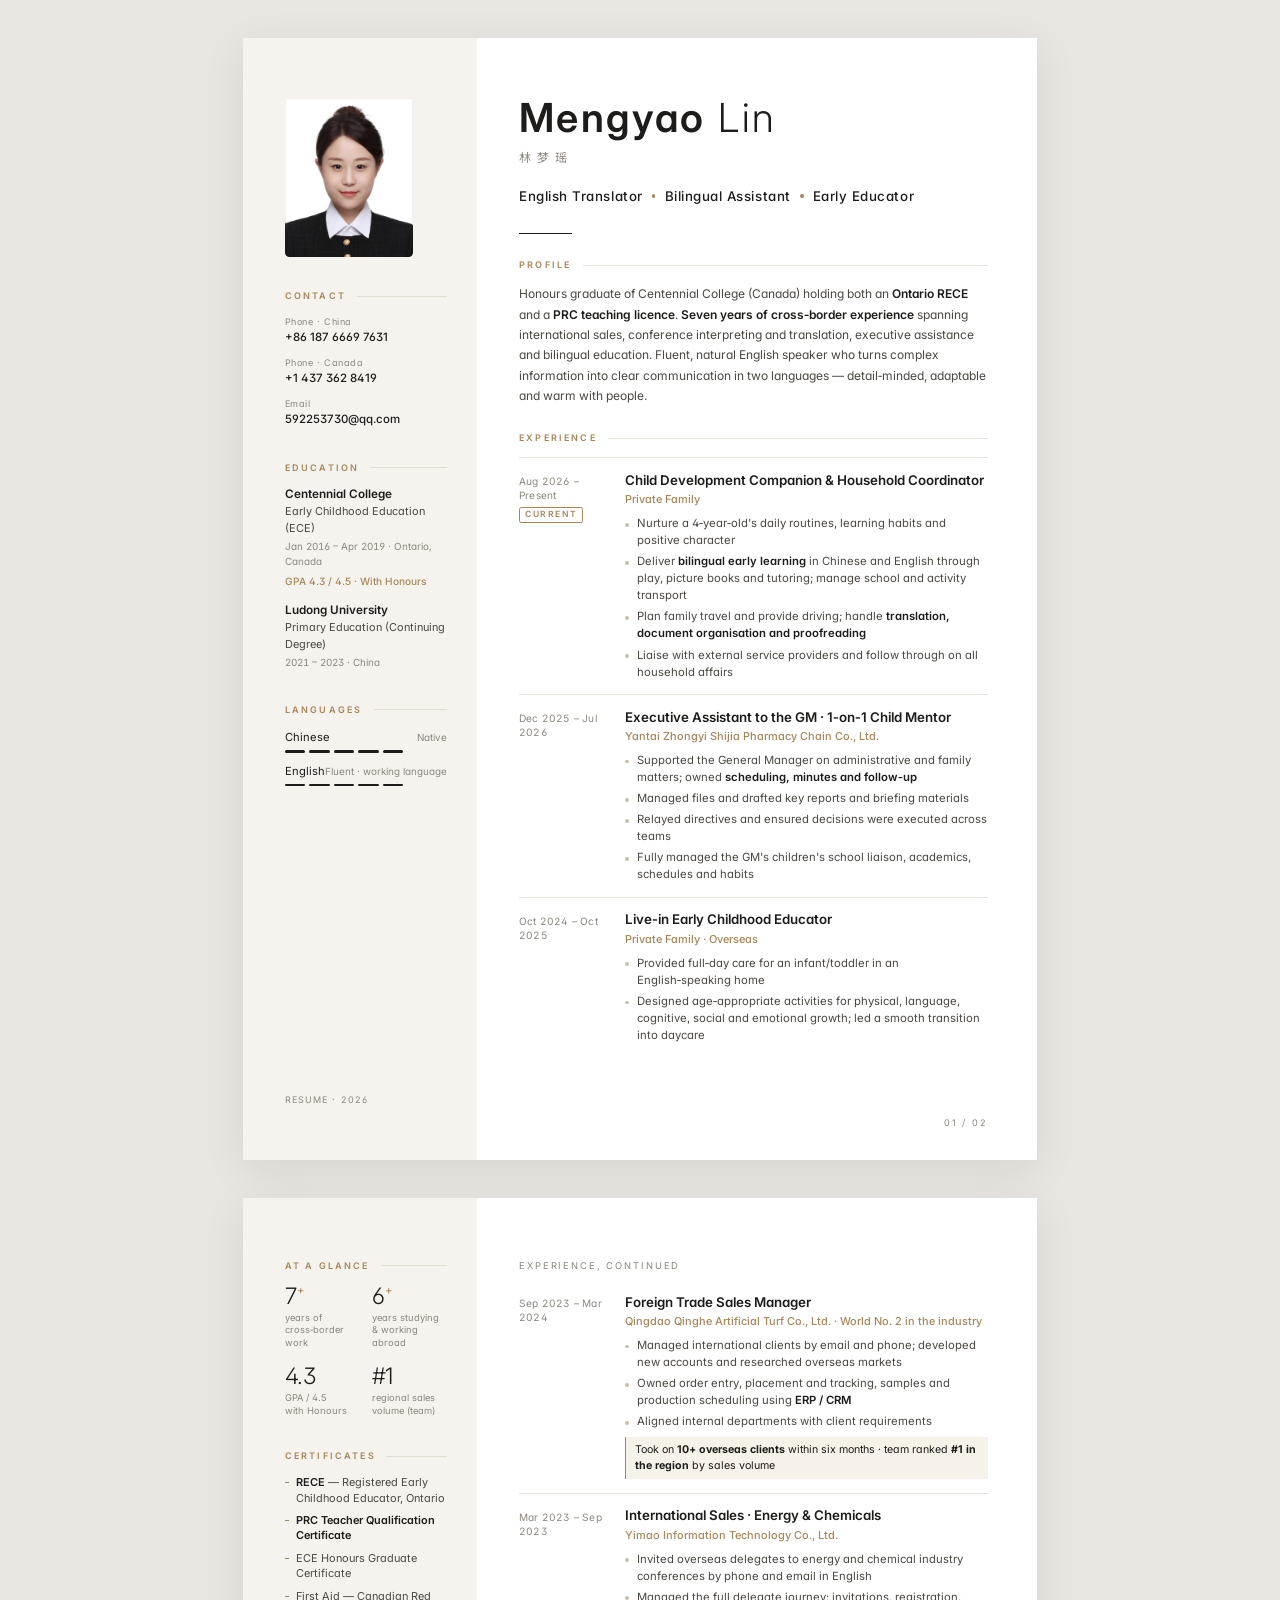
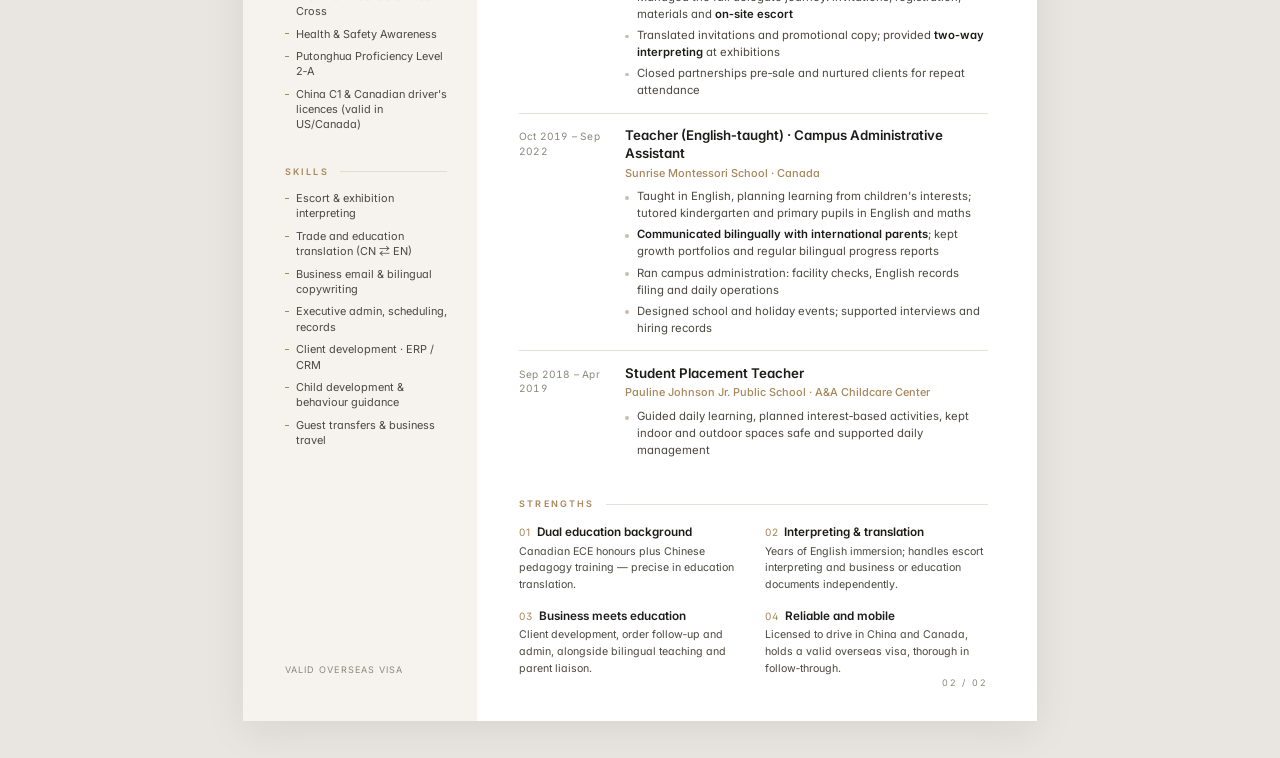
<file: cv/cv-en.html>
<!doctype html>
<html lang="en">
<head>
<meta charset="utf-8">
<title>Mengyao Lin · Resume</title>
<link rel="preconnect" href="https://fonts.googleapis.com">
<link rel="preconnect" href="https://fonts.gstatic.com" crossorigin>
<link href="https://fonts.googleapis.com/css2?family=Inter:wght@300;400;500;600&family=Noto+Sans+SC:wght@400&display=swap" rel="stylesheet">
<link rel="stylesheet" href="cv.css">
</head>
<body>

<!-- ============ PAGE 1 ============ -->
<div class="page">
  <aside class="side">
    <div class="photo"><img src="../assets/photo.jpg" alt="Mengyao Lin"></div>

    <div>
      <div class="label">Contact</div>
      <div class="kv">
        <div><small>Phone · China</small><span>+86 187 6669 7631</span></div>
        <div><small>Phone · Canada</small><span>+1 437 362 8419</span></div>
        <div><small>Email</small><span>592253730@qq.com</span></div>
      </div>
    </div>


    <div>
      <div class="label">Education</div>
      <div class="edu">
        <b>Centennial College</b>
        <i>Early Childhood Education (ECE)</i>
        <small>Jan 2016 – Apr 2019 · Ontario, Canada</small>
        <div class="note">GPA 4.3 / 4.5 · With Honours</div>
      </div>
      <div class="edu">
        <b>Ludong University</b>
        <i>Primary Education (Continuing Degree)</i>
        <small>2021 – 2023 · China</small>
      </div>
    </div>

    <div>
      <div class="label">Languages</div>
      <div class="lang-row"><span>Chinese</span><small>Native</small></div>
      <div class="dots"><i class="on"></i><i class="on"></i><i class="on"></i><i class="on"></i><i class="on"></i></div>
      <div class="lang-row" style="margin-top:2.6mm"><span>English</span><small>Fluent · working language</small></div>
      <div class="dots"><i class="on"></i><i class="on"></i><i class="on"></i><i class="on"></i><i class="on"></i></div>
    </div>

    <div class="side-foot">RESUME · 2026</div>
  </aside>

  <main class="main">
    <div class="name"><b>Mengyao</b> Lin</div>
    <div class="alt" style="font-family:'Noto Sans SC',sans-serif;letter-spacing:.5em">林梦瑶</div>
    <div class="title"><span>English Translator</span><span>Bilingual Assistant</span><span>Early Educator</span></div>
    <div class="hr"></div>

    <div class="block">
      <div class="label">Profile</div>
      <p class="profile">Honours graduate of Centennial College (Canada) holding both an <strong>Ontario RECE</strong> and a <strong>PRC teaching licence</strong>. <strong>Seven years of cross‑border experience</strong> spanning international sales, conference interpreting and translation, executive assistance and bilingual education. Fluent, natural English speaker who turns complex information into clear communication in two languages — detail‑minded, adaptable and warm with people.</p>
    </div>

    <div class="block">
      <div class="label">Experience</div>

      <div class="job">
        <div class="when">Aug 2026 – Present<br><span class="now">CURRENT</span></div>
        <div>
          <div class="role">Child Development Companion &amp; Household Coordinator</div>
          <div class="org">Private Family</div>
          <ul>
            <li>Nurture a 4‑year‑old's daily routines, learning habits and positive character</li>
            <li>Deliver <b>bilingual early learning</b> in Chinese and English through play, picture books and tutoring; manage school and activity transport</li>
            <li>Plan family travel and provide driving; handle <b>translation, document organisation and proofreading</b></li>
            <li>Liaise with external service providers and follow through on all household affairs</li>
          </ul>
        </div>
      </div>

      <div class="job">
        <div class="when">Dec 2025 – Jul 2026</div>
        <div>
          <div class="role">Executive Assistant to the GM · 1‑on‑1 Child Mentor</div>
          <div class="org">Yantai Zhongyi Shijia Pharmacy Chain Co., Ltd.</div>
          <ul>
            <li>Supported the General Manager on administrative and family matters; owned <b>scheduling, minutes and follow‑up</b></li>
            <li>Managed files and drafted key reports and briefing materials</li>
            <li>Relayed directives and ensured decisions were executed across teams</li>
            <li>Fully managed the GM's children's school liaison, academics, schedules and habits</li>
          </ul>
        </div>
      </div>

      <div class="job">
        <div class="when">Oct 2024 – Oct 2025</div>
        <div>
          <div class="role">Live‑in Early Childhood Educator</div>
          <div class="org">Private Family · Overseas</div>
          <ul>
            <li>Provided full‑day care for an infant/toddler in an English‑speaking home</li>
            <li>Designed age‑appropriate activities for physical, language, cognitive, social and emotional growth; led a smooth transition into daycare</li>
          </ul>
        </div>
      </div>

    </div>
    <div class="pageno">01 / 02</div>
  </main>
</div>

<!-- ============ PAGE 2 ============ -->
<div class="page">
  <aside class="side">
    <div>
      <div class="label">At a glance</div>
      <div class="figs">
        <div class="fig"><b>7<sup>+</sup></b><small>years of cross‑border work</small></div>
        <div class="fig"><b>6<sup>+</sup></b><small>years studying &amp; working abroad</small></div>
        <div class="fig"><b>4.3</b><small>GPA / 4.5<br>with Honours</small></div>
        <div class="fig"><b>#1</b><small>regional sales<br>volume (team)</small></div>
      </div>
    </div>

    <div>
      <div class="label">Certificates</div>
      <ul class="list">
        <li><b>RECE</b> — Registered Early Childhood Educator, Ontario</li>
        <li><b>PRC Teacher Qualification Certificate</b></li>
        <li>ECE Honours Graduate Certificate</li>
        <li>First Aid — Canadian Red Cross</li>
        <li>Health &amp; Safety Awareness</li>
        <li>Putonghua Proficiency Level 2‑A</li>
        <li>China C1 &amp; Canadian driver's licences (valid in US/Canada)</li>
      </ul>
    </div>

    <div>
      <div class="label">Skills</div>
      <ul class="list">
        <li>Escort &amp; exhibition interpreting</li>
        <li>Trade and education translation (CN ⇄ EN)</li>
        <li>Business email &amp; bilingual copywriting</li>
        <li>Executive admin, scheduling, records</li>
        <li>Client development · ERP / CRM</li>
        <li>Child development &amp; behaviour guidance</li>
        <li>Guest transfers &amp; business travel</li>
      </ul>
    </div>

    <div class="side-foot">VALID OVERSEAS VISA</div>
  </aside>

  <main class="main">
    <div class="cont">Experience, continued</div>

    <div class="block">
      <div class="job">
        <div class="when">Sep 2023 – Mar 2024</div>
        <div>
          <div class="role">Foreign Trade Sales Manager</div>
          <div class="org">Qingdao Qinghe Artificial Turf Co., Ltd. · World No. 2 in the industry</div>
          <ul>
            <li>Managed international clients by email and phone; developed new accounts and researched overseas markets</li>
            <li>Owned order entry, placement and tracking, samples and production scheduling using <b>ERP / CRM</b></li>
            <li>Aligned internal departments with client requirements</li>
          </ul>
          <div class="hl">Took on <b>10+ overseas clients</b> within six months · team ranked <b>#1 in the region</b> by sales volume</div>
        </div>
      </div>
      <div class="job">
        <div class="when">Mar 2023 – Sep 2023</div>
        <div>
          <div class="role">International Sales · Energy &amp; Chemicals</div>
          <div class="org">Yimao Information Technology Co., Ltd.</div>
          <ul>
            <li>Invited overseas delegates to energy and chemical industry conferences by phone and email in English</li>
            <li>Managed the full delegate journey: invitations, registration, materials and <b>on‑site escort</b></li>
            <li>Translated invitations and promotional copy; provided <b>two‑way interpreting</b> at exhibitions</li>
            <li>Closed partnerships pre‑sale and nurtured clients for repeat attendance</li>
          </ul>
        </div>
      </div>

      <div class="job">
        <div class="when">Oct 2019 – Sep 2022</div>
        <div>
          <div class="role">Teacher (English‑taught) · Campus Administrative Assistant</div>
          <div class="org">Sunrise Montessori School · Canada</div>
          <ul>
            <li>Taught in English, planning learning from children's interests; tutored kindergarten and primary pupils in English and maths</li>
            <li><b>Communicated bilingually with international parents</b>; kept growth portfolios and regular bilingual progress reports</li>
            <li>Ran campus administration: facility checks, English records filing and daily operations</li>
            <li>Designed school and holiday events; supported interviews and hiring records</li>
          </ul>
        </div>
      </div>

      <div class="job">
        <div class="when">Sep 2018 – Apr 2019</div>
        <div>
          <div class="role">Student Placement Teacher</div>
          <div class="org">Pauline Johnson Jr. Public School · A&amp;A Childcare Center</div>
          <ul>
            <li>Guided daily learning, planned interest‑based activities, kept indoor and outdoor spaces safe and supported daily management</li>
          </ul>
        </div>
      </div>
    </div>

    <div class="block">
      <div class="label">Strengths</div>
      <div class="strengths">
        <div><b><i>01</i>Dual education background</b><p>Canadian ECE honours plus Chinese pedagogy training — precise in education translation.</p></div>
        <div><b><i>02</i>Interpreting &amp; translation</b><p>Years of English immersion; handles escort interpreting and business or education documents independently.</p></div>
        <div><b><i>03</i>Business meets education</b><p>Client development, order follow‑up and admin, alongside bilingual teaching and parent liaison.</p></div>
        <div><b><i>04</i>Reliable and mobile</b><p>Licensed to drive in China and Canada, holds a valid overseas visa, thorough in follow‑through.</p></div>
      </div>
    </div>


    <div class="pageno">02 / 02</div>
  </main>
</div>

</body>
</html>
</file>
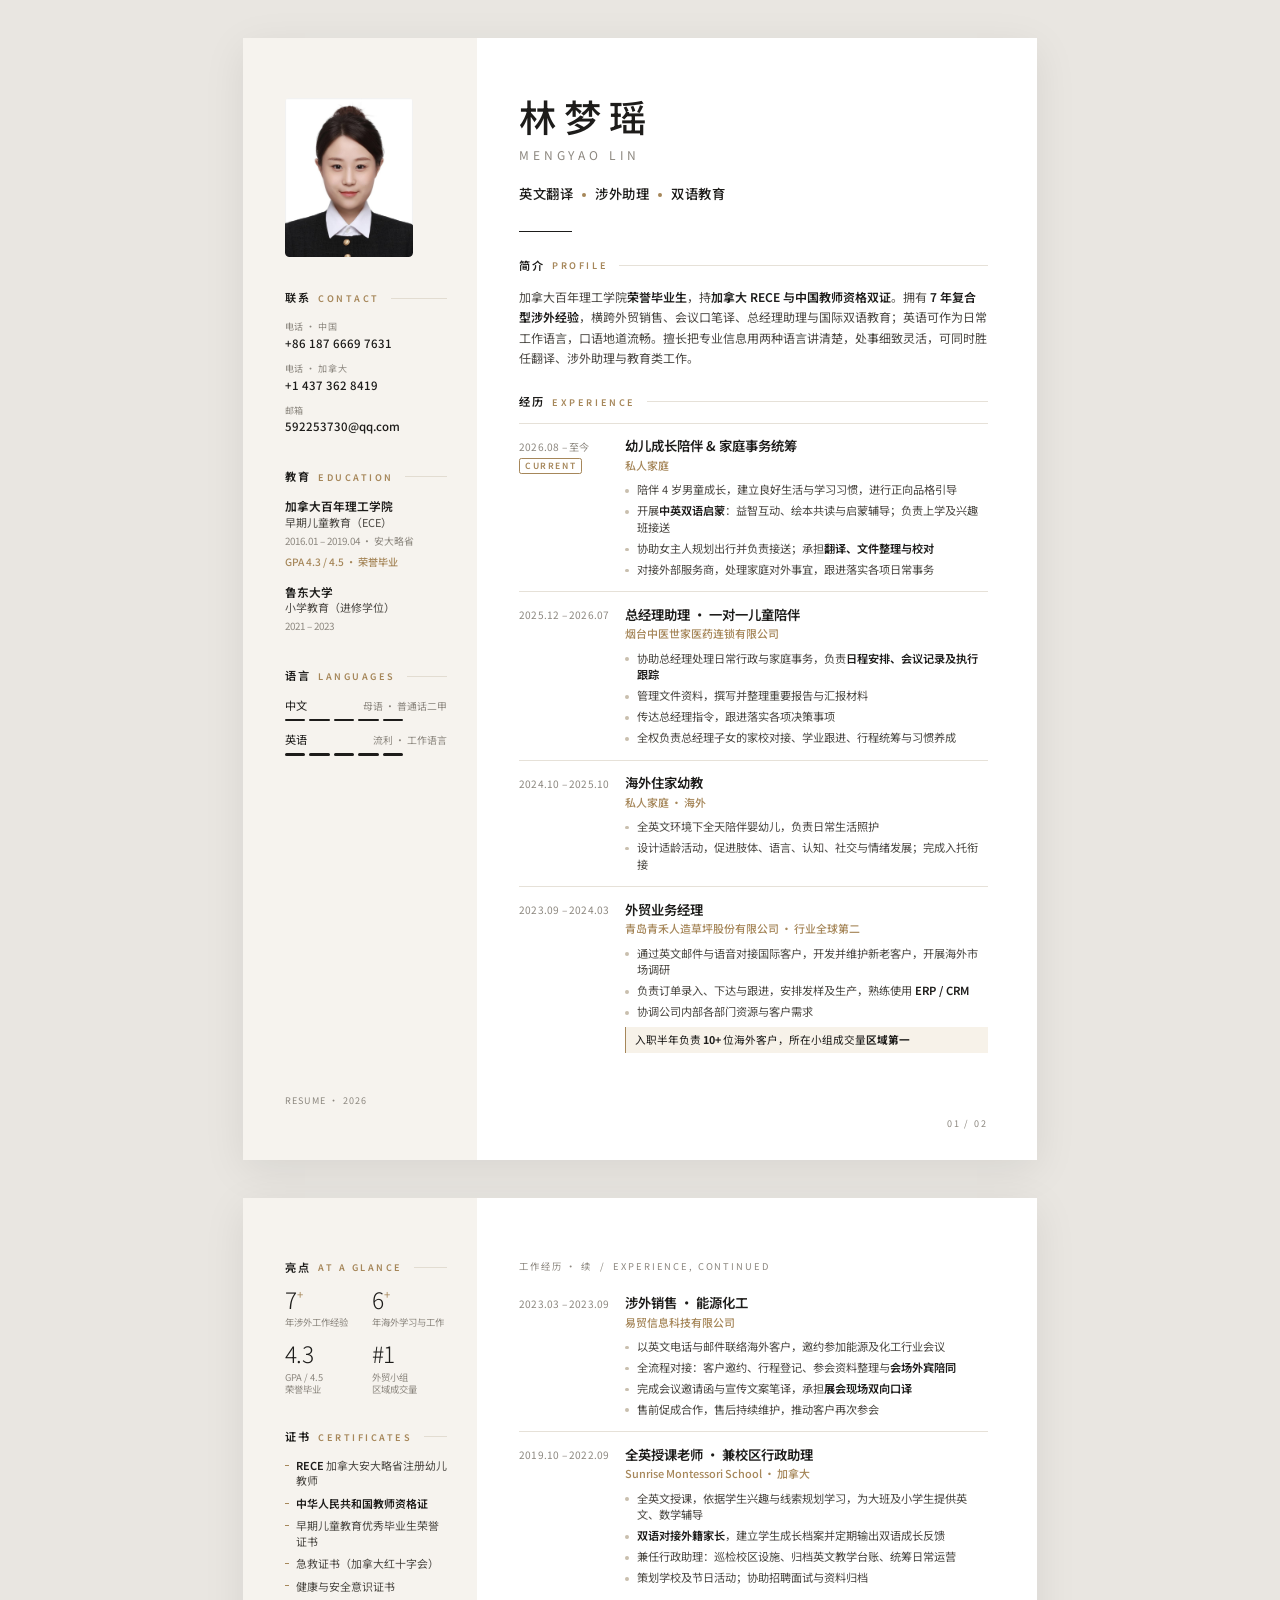
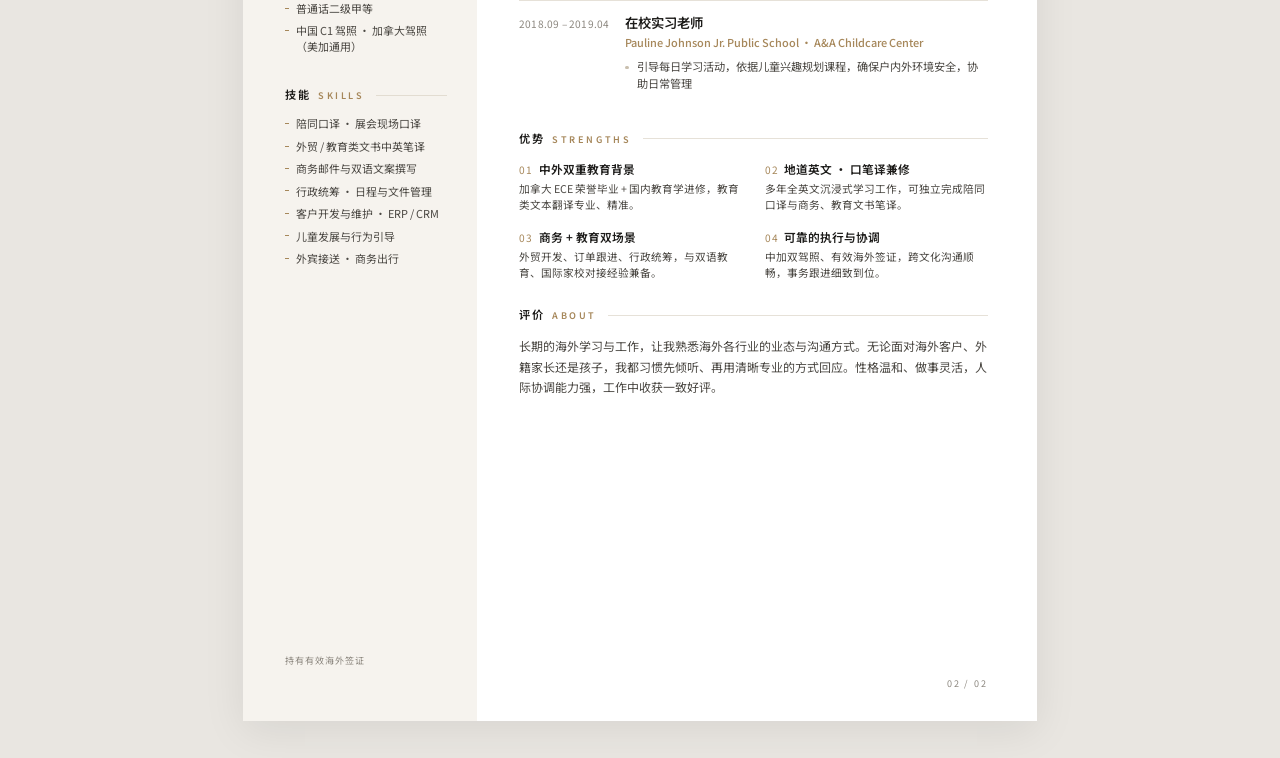
<file: cv/cv-zh.html>
<!doctype html>
<html lang="zh-CN">
<head>
<meta charset="utf-8">
<title>林梦瑶 · 简历</title>
<link rel="preconnect" href="https://fonts.googleapis.com">
<link rel="preconnect" href="https://fonts.gstatic.com" crossorigin>
<link href="https://fonts.googleapis.com/css2?family=Inter:wght@300;400;500;600&family=Noto+Sans+SC:wght@300;400;500;600&display=swap" rel="stylesheet">
<link rel="stylesheet" href="cv.css">
</head>
<body>

<!-- ============ PAGE 1 ============ -->
<div class="page">
  <aside class="side">
    <div class="photo"><img src="../assets/photo.jpg" alt="林梦瑶"></div>

    <div>
      <div class="label"><span class="zh">联系</span>Contact</div>
      <div class="kv">
        <div><small>电话 · 中国</small><span>+86 187 6669 7631</span></div>
        <div><small>电话 · 加拿大</small><span>+1 437 362 8419</span></div>
        <div><small>邮箱</small><span>592253730@qq.com</span></div>
      </div>
    </div>


    <div>
      <div class="label"><span class="zh">教育</span>Education</div>
      <div class="edu">
        <b>加拿大百年理工学院</b>
        <i>早期儿童教育（ECE）</i>
        <small>2016.01 – 2019.04 · 安大略省</small>
        <div class="note">GPA 4.3 / 4.5 · 荣誉毕业</div>
      </div>
      <div class="edu">
        <b>鲁东大学</b>
        <i>小学教育（进修学位）</i>
        <small>2021 – 2023</small>
      </div>
    </div>

    <div>
      <div class="label"><span class="zh">语言</span>Languages</div>
      <div class="lang-row"><span>中文</span><small>母语 · 普通话二甲</small></div>
      <div class="dots"><i class="on"></i><i class="on"></i><i class="on"></i><i class="on"></i><i class="on"></i></div>
      <div class="lang-row" style="margin-top:2.6mm"><span>英语</span><small>流利 · 工作语言</small></div>
      <div class="dots"><i class="on"></i><i class="on"></i><i class="on"></i><i class="on"></i><i class="on"></i></div>
    </div>

    <div class="side-foot">RESUME · 2026</div>
  </aside>

  <main class="main">
    <div class="name">林梦瑶</div>
    <div class="alt">Mengyao Lin</div>
    <div class="title"><span>英文翻译</span><span>涉外助理</span><span>双语教育</span></div>
    <div class="hr"></div>

    <div class="block">
      <div class="label"><span class="zh">简介</span>Profile</div>
      <p class="profile">加拿大百年理工学院<strong>荣誉毕业生</strong>，持<strong>加拿大 RECE 与中国教师资格双证</strong>。拥有 <strong>7 年复合型涉外经验</strong>，横跨外贸销售、会议口笔译、总经理助理与国际双语教育；英语可作为日常工作语言，口语地道流畅。擅长把专业信息用两种语言讲清楚，处事细致灵活，可同时胜任翻译、涉外助理与教育类工作。</p>
    </div>

    <div class="block">
      <div class="label"><span class="zh">经历</span>Experience</div>

      <div class="job">
        <div class="when">2026.08 – 至今<br><span class="now">CURRENT</span></div>
        <div>
          <div class="role">幼儿成长陪伴 &amp; 家庭事务统筹</div>
          <div class="org">私人家庭</div>
          <ul>
            <li>陪伴 4 岁男童成长，建立良好生活与学习习惯，进行正向品格引导</li>
            <li>开展<b>中英双语启蒙</b>：益智互动、绘本共读与启蒙辅导；负责上学及兴趣班接送</li>
            <li>协助女主人规划出行并负责接送；承担<b>翻译、文件整理与校对</b></li>
            <li>对接外部服务商，处理家庭对外事宜，跟进落实各项日常事务</li>
          </ul>
        </div>
      </div>

      <div class="job">
        <div class="when">2025.12 – 2026.07</div>
        <div>
          <div class="role">总经理助理 · 一对一儿童陪伴</div>
          <div class="org">烟台中医世家医药连锁有限公司</div>
          <ul>
            <li>协助总经理处理日常行政与家庭事务，负责<b>日程安排、会议记录及执行跟踪</b></li>
            <li>管理文件资料，撰写并整理重要报告与汇报材料</li>
            <li>传达总经理指令，跟进落实各项决策事项</li>
            <li>全权负责总经理子女的家校对接、学业跟进、行程统筹与习惯养成</li>
          </ul>
        </div>
      </div>

      <div class="job">
        <div class="when">2024.10 – 2025.10</div>
        <div>
          <div class="role">海外住家幼教</div>
          <div class="org">私人家庭 · 海外</div>
          <ul>
            <li>全英文环境下全天陪伴婴幼儿，负责日常生活照护</li>
            <li>设计适龄活动，促进肢体、语言、认知、社交与情绪发展；完成入托衔接</li>
          </ul>
        </div>
      </div>

      <div class="job">
        <div class="when">2023.09 – 2024.03</div>
        <div>
          <div class="role">外贸业务经理</div>
          <div class="org">青岛青禾人造草坪股份有限公司 · 行业全球第二</div>
          <ul>
            <li>通过英文邮件与语音对接国际客户，开发并维护新老客户，开展海外市场调研</li>
            <li>负责订单录入、下达与跟进，安排发样及生产，熟练使用 <b>ERP / CRM</b></li>
            <li>协调公司内部各部门资源与客户需求</li>
          </ul>
          <div class="hl">入职半年负责 <b>10+</b> 位海外客户，所在小组成交量<b>区域第一</b></div>
        </div>
      </div>
    </div>
    <div class="pageno">01 / 02</div>
  </main>
</div>

<!-- ============ PAGE 2 ============ -->
<div class="page">
  <aside class="side">
    <div>
      <div class="label"><span class="zh">亮点</span>At a glance</div>
      <div class="figs">
        <div class="fig"><b>7<sup>+</sup></b><small>年涉外工作经验</small></div>
        <div class="fig"><b>6<sup>+</sup></b><small>年海外学习与工作</small></div>
        <div class="fig"><b>4.3</b><small>GPA / 4.5<br>荣誉毕业</small></div>
        <div class="fig"><b>#1</b><small>外贸小组<br>区域成交量</small></div>
      </div>
    </div>

    <div>
      <div class="label"><span class="zh">证书</span>Certificates</div>
      <ul class="list">
        <li><b>RECE</b> 加拿大安大略省注册幼儿教师</li>
        <li><b>中华人民共和国教师资格证</b></li>
        <li>早期儿童教育优秀毕业生荣誉证书</li>
        <li>急救证书（加拿大红十字会）</li>
        <li>健康与安全意识证书</li>
        <li>普通话二级甲等</li>
        <li>中国 C1 驾照 · 加拿大驾照（美加通用）</li>
      </ul>
    </div>

    <div>
      <div class="label"><span class="zh">技能</span>Skills</div>
      <ul class="list">
        <li>陪同口译 · 展会现场口译</li>
        <li>外贸 / 教育类文书中英笔译</li>
        <li>商务邮件与双语文案撰写</li>
        <li>行政统筹 · 日程与文件管理</li>
        <li>客户开发与维护 · ERP / CRM</li>
        <li>儿童发展与行为引导</li>
        <li>外宾接送 · 商务出行</li>
      </ul>
    </div>

    <div class="side-foot">持有有效海外签证</div>
  </aside>

  <main class="main">
    <div class="cont">工作经历 · 续 &nbsp;/&nbsp; Experience, continued</div>

    <div class="block">
      <div class="job">
        <div class="when">2023.03 – 2023.09</div>
        <div>
          <div class="role">涉外销售 · 能源化工</div>
          <div class="org">易贸信息科技有限公司</div>
          <ul>
            <li>以英文电话与邮件联络海外客户，邀约参加能源及化工行业会议</li>
            <li>全流程对接：客户邀约、行程登记、参会资料整理与<b>会场外宾陪同</b></li>
            <li>完成会议邀请函与宣传文案笔译，承担<b>展会现场双向口译</b></li>
            <li>售前促成合作，售后持续维护，推动客户再次参会</li>
          </ul>
        </div>
      </div>

      <div class="job">
        <div class="when">2019.10 – 2022.09</div>
        <div>
          <div class="role">全英授课老师 · 兼校区行政助理</div>
          <div class="org">Sunrise Montessori School · 加拿大</div>
          <ul>
            <li>全英文授课，依据学生兴趣与线索规划学习，为大班及小学生提供英文、数学辅导</li>
            <li><b>双语对接外籍家长</b>，建立学生成长档案并定期输出双语成长反馈</li>
            <li>兼任行政助理：巡检校区设施、归档英文教学台账、统筹日常运营</li>
            <li>策划学校及节日活动；协助招聘面试与资料归档</li>
          </ul>
        </div>
      </div>

      <div class="job">
        <div class="when">2018.09 – 2019.04</div>
        <div>
          <div class="role">在校实习老师</div>
          <div class="org">Pauline Johnson Jr. Public School · A&amp;A Childcare Center</div>
          <ul>
            <li>引导每日学习活动，依据儿童兴趣规划课程，确保户内外环境安全，协助日常管理</li>
          </ul>
        </div>
      </div>
    </div>

    <div class="block">
      <div class="label"><span class="zh">优势</span>Strengths</div>
      <div class="strengths">
        <div><b><i>01</i>中外双重教育背景</b><p>加拿大 ECE 荣誉毕业 + 国内教育学进修，教育类文本翻译专业、精准。</p></div>
        <div><b><i>02</i>地道英文 · 口笔译兼修</b><p>多年全英文沉浸式学习工作，可独立完成陪同口译与商务、教育文书笔译。</p></div>
        <div><b><i>03</i>商务 + 教育双场景</b><p>外贸开发、订单跟进、行政统筹，与双语教育、国际家校对接经验兼备。</p></div>
        <div><b><i>04</i>可靠的执行与协调</b><p>中加双驾照、有效海外签证，跨文化沟通顺畅，事务跟进细致到位。</p></div>
      </div>
    </div>

    <div class="block">
      <div class="label"><span class="zh">评价</span>About</div>
      <p class="profile">长期的海外学习与工作，让我熟悉海外各行业的业态与沟通方式。无论面对海外客户、外籍家长还是孩子，我都习惯先倾听、再用清晰专业的方式回应。性格温和、做事灵活，人际协调能力强，工作中收获一致好评。</p>
    </div>

    <div class="pageno">02 / 02</div>
  </main>
</div>

</body>
</html>
</file>
<file: cv/cv.css>
@page { size: A4; margin: 0; }
:root{
  --ink:#1D1C1A;
  --ink-2:#4B4843;
  --muted:#8C877F;
  --rule:#E6E1D8;
  --gold:#A6875A;
  --side:#F6F3EE;
}
*{box-sizing:border-box;margin:0;padding:0}
html,body{background:#E9E6E1}
body{
  font-family:"Inter","Noto Sans SC",-apple-system,"PingFang SC","Microsoft YaHei",sans-serif;
  color:var(--ink);
  font-size:9.2pt;
  line-height:1.55;
  -webkit-print-color-adjust:exact;print-color-adjust:exact;
  font-feature-settings:"ss01","cv11";
}
.page{
  width:210mm;height:297mm;margin:10mm auto;background:#fff;position:relative;overflow:hidden;
  display:grid;grid-template-columns:62mm 1fr;
  box-shadow:0 10px 40px rgba(0,0,0,.08);
}
@media print{ html,body{background:#fff} .page{margin:0;box-shadow:none;page-break-after:always} .page:last-child{page-break-after:auto} }

/* sidebar */
.side{background:var(--side);padding:16mm 8mm 14mm 11mm;display:flex;flex-direction:column;gap:8.5mm}
.main{padding:16mm 13mm 14mm 11mm;display:flex;flex-direction:column}

.photo{width:34mm;height:42mm;overflow:hidden;border-radius:1.2mm;position:relative}
.photo img{width:100%;height:100%;object-fit:cover;object-position:50% 20%}
.photo::after{content:"";position:absolute;inset:0;box-shadow:inset 0 0 0 .3mm rgba(0,0,0,.05)}

.label{
  font-size:6.8pt;font-weight:600;letter-spacing:.24em;text-transform:uppercase;color:var(--gold);
  display:flex;align-items:center;gap:3mm;margin-bottom:3.2mm;
}
.label::after{content:"";flex:1;height:.25mm;background:var(--rule)}
.side .label::after{background:#E2DCD1}

.kv{display:grid;gap:2.4mm}
.kv div{display:flex;flex-direction:column}
.kv small{font-size:6.8pt;color:var(--muted);letter-spacing:.06em}
.kv span{font-size:8.6pt;color:var(--ink);font-weight:500}

.edu + .edu{margin-top:3.6mm}
.edu b{display:block;font-size:8.8pt;font-weight:600;line-height:1.35}
.edu i{display:block;font-style:normal;color:var(--ink-2);font-size:8.2pt}
.edu small{display:block;color:var(--muted);font-size:7.4pt;margin-top:.6mm;font-variant-numeric:tabular-nums}
.edu .note{margin-top:1.2mm;font-size:7.6pt;color:var(--gold);font-weight:500}

.lang-row{display:flex;justify-content:space-between;align-items:baseline;font-size:8.4pt}
.lang-row + .lang-row{margin-top:2.2mm}
.lang-row small{color:var(--muted);font-size:7.4pt}
.dots{display:flex;gap:1.1mm;margin-top:1mm}
.dots i{width:5.4mm;height:.7mm;background:#DDD6CA;border-radius:1mm}
.dots i.on{background:var(--ink)}

.list{list-style:none;display:grid;gap:1.9mm}
.list li{font-size:8.2pt;line-height:1.4;padding-left:3mm;position:relative;color:var(--ink-2)}
.list li::before{content:"";position:absolute;left:0;top:.62em;width:1.1mm;height:.25mm;background:var(--gold)}
.list li b{color:var(--ink);font-weight:600}

.figs{display:grid;grid-template-columns:1fr 1fr;gap:4mm 3mm}
.fig b{display:block;font-size:17pt;font-weight:300;letter-spacing:-.02em;line-height:1;color:var(--ink)}
.fig b sup{font-size:.5em;font-weight:400;color:var(--gold);vertical-align:top;margin-left:.3mm}
.fig small{display:block;font-size:7pt;color:var(--muted);line-height:1.35;margin-top:1.2mm}

.side-foot{margin-top:auto;font-size:6.8pt;color:var(--muted);letter-spacing:.12em}

/* header */
.name{font-size:30pt;font-weight:300;letter-spacing:.06em;line-height:1;color:var(--ink)}
.name b{font-weight:600}
.alt{font-size:9pt;letter-spacing:.32em;color:var(--muted);margin-top:2.6mm;text-transform:uppercase}
.title{margin-top:5mm;font-size:10pt;font-weight:500;color:var(--ink);letter-spacing:.04em;display:flex;flex-wrap:wrap;gap:0 2.4mm}
.title span + span::before{content:"";display:inline-block;width:1mm;height:1mm;border-radius:50%;background:var(--gold);margin-right:2.4mm;vertical-align:middle;position:relative;top:-.2mm}
.contact{display:flex;flex-wrap:wrap;gap:1mm 5mm;margin-top:3.4mm;font-size:8pt;color:var(--ink-2)}
.contact span{display:inline-flex;align-items:center;gap:1.4mm}
.contact svg{width:3mm;height:3mm;stroke:var(--gold)}
.hr{height:.25mm;background:var(--ink);margin:7mm 0 6.5mm;width:14mm}

.block + .block{margin-top:6.5mm}
.profile{font-size:9pt;line-height:1.7;color:var(--ink-2)}
.profile strong{color:var(--ink);font-weight:600}

/* jobs */
.job{display:grid;grid-template-columns:24mm 1fr;gap:0 4mm;padding:3.6mm 0;border-top:.25mm solid var(--rule)}
.job:first-of-type{border-top:0;padding-top:.5mm}
.when{font-size:7.6pt;color:var(--muted);font-variant-numeric:tabular-nums;letter-spacing:.02em;padding-top:.6mm;line-height:1.4}
.when .now{display:inline-block;margin-top:1.2mm;font-size:6.4pt;letter-spacing:.18em;color:var(--gold);font-weight:600;border:.25mm solid var(--gold);padding:.2mm 1.4mm;border-radius:.6mm}
.role{font-size:10pt;font-weight:600;line-height:1.35;color:var(--ink)}
.org{font-size:8.2pt;color:var(--gold);margin-top:.4mm;font-weight:500}
.job ul{list-style:none;margin-top:1.8mm;display:grid;gap:1.1mm}
.job li{position:relative;padding-left:3.2mm;font-size:8.5pt;color:var(--ink-2);line-height:1.5}
.job li::before{content:"";position:absolute;left:0;top:.68em;width:1mm;height:1mm;border-radius:50%;background:#C9BFAE}
.job li b{color:var(--ink);font-weight:600}
.hl{margin-top:1.8mm;font-size:8pt;color:var(--ink);background:#F7F2E9;border-left:.5mm solid var(--gold);padding:1.2mm 2.4mm}

.strengths{display:grid;grid-template-columns:1fr 1fr;gap:3.6mm 6mm}
.strengths div b{display:block;font-size:8.8pt;font-weight:600;color:var(--ink);margin-bottom:.6mm}
.strengths div b i{font-style:normal;color:var(--gold);font-weight:400;margin-right:1.6mm;font-size:7.6pt;letter-spacing:.08em}
.strengths div p{font-size:8pt;color:var(--ink-2);line-height:1.55}

.cont{font-size:7pt;color:var(--muted);letter-spacing:.2em;text-transform:uppercase;margin-bottom:5mm}
.pageno{position:absolute;right:13mm;bottom:8mm;font-size:6.8pt;color:var(--muted);letter-spacing:.2em}

/* Chinese tuning */
html[lang="zh-CN"] body{font-family:"Noto Sans SC","Inter","PingFang SC","Microsoft YaHei",sans-serif;font-size:9pt;line-height:1.6}
html[lang="zh-CN"] .name{font-size:28pt;letter-spacing:.22em;font-weight:500}
html[lang="zh-CN"] .label{letter-spacing:.28em}
html[lang="zh-CN"] .label .zh{font-size:8.4pt;letter-spacing:.2em;color:var(--ink);font-weight:600;margin-right:-1.2mm}
html[lang="zh-CN"] .role{font-size:10pt}
html[lang="zh-CN"] .job li{font-size:8.4pt}
</file>
